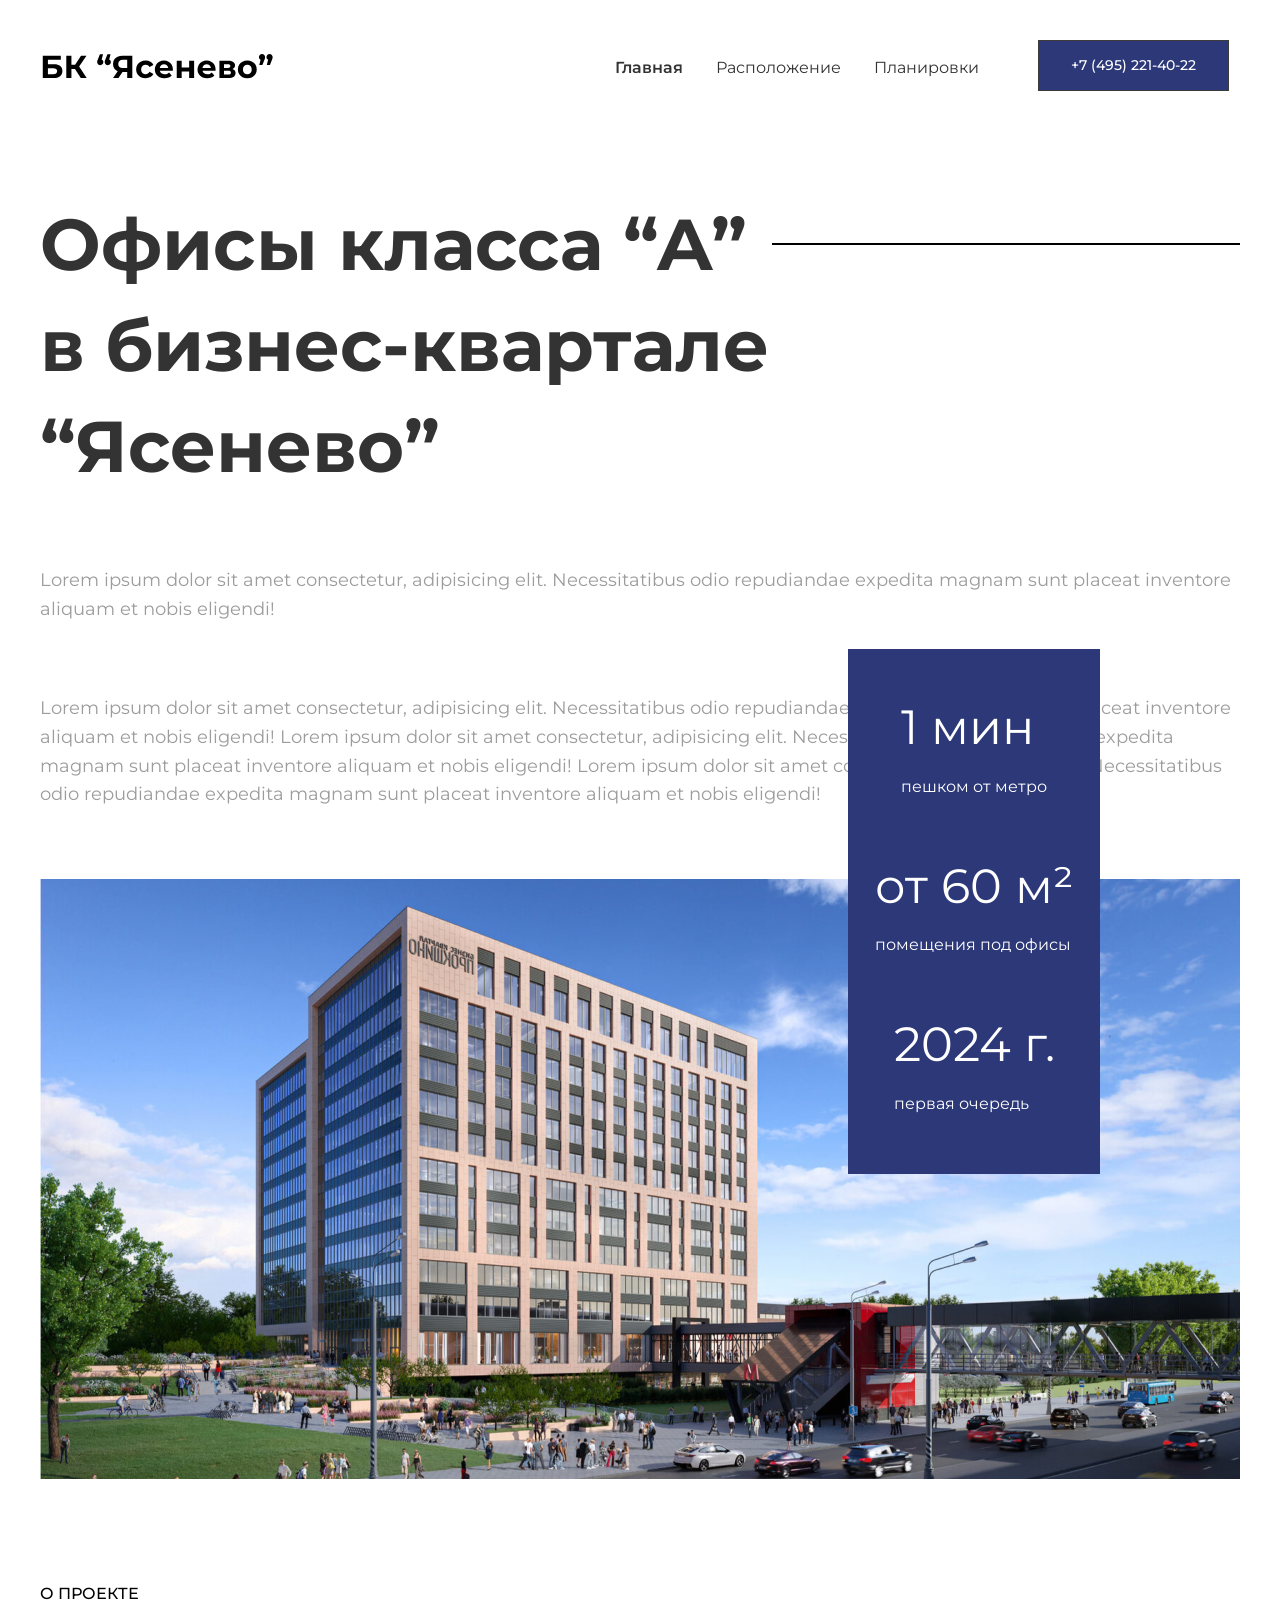
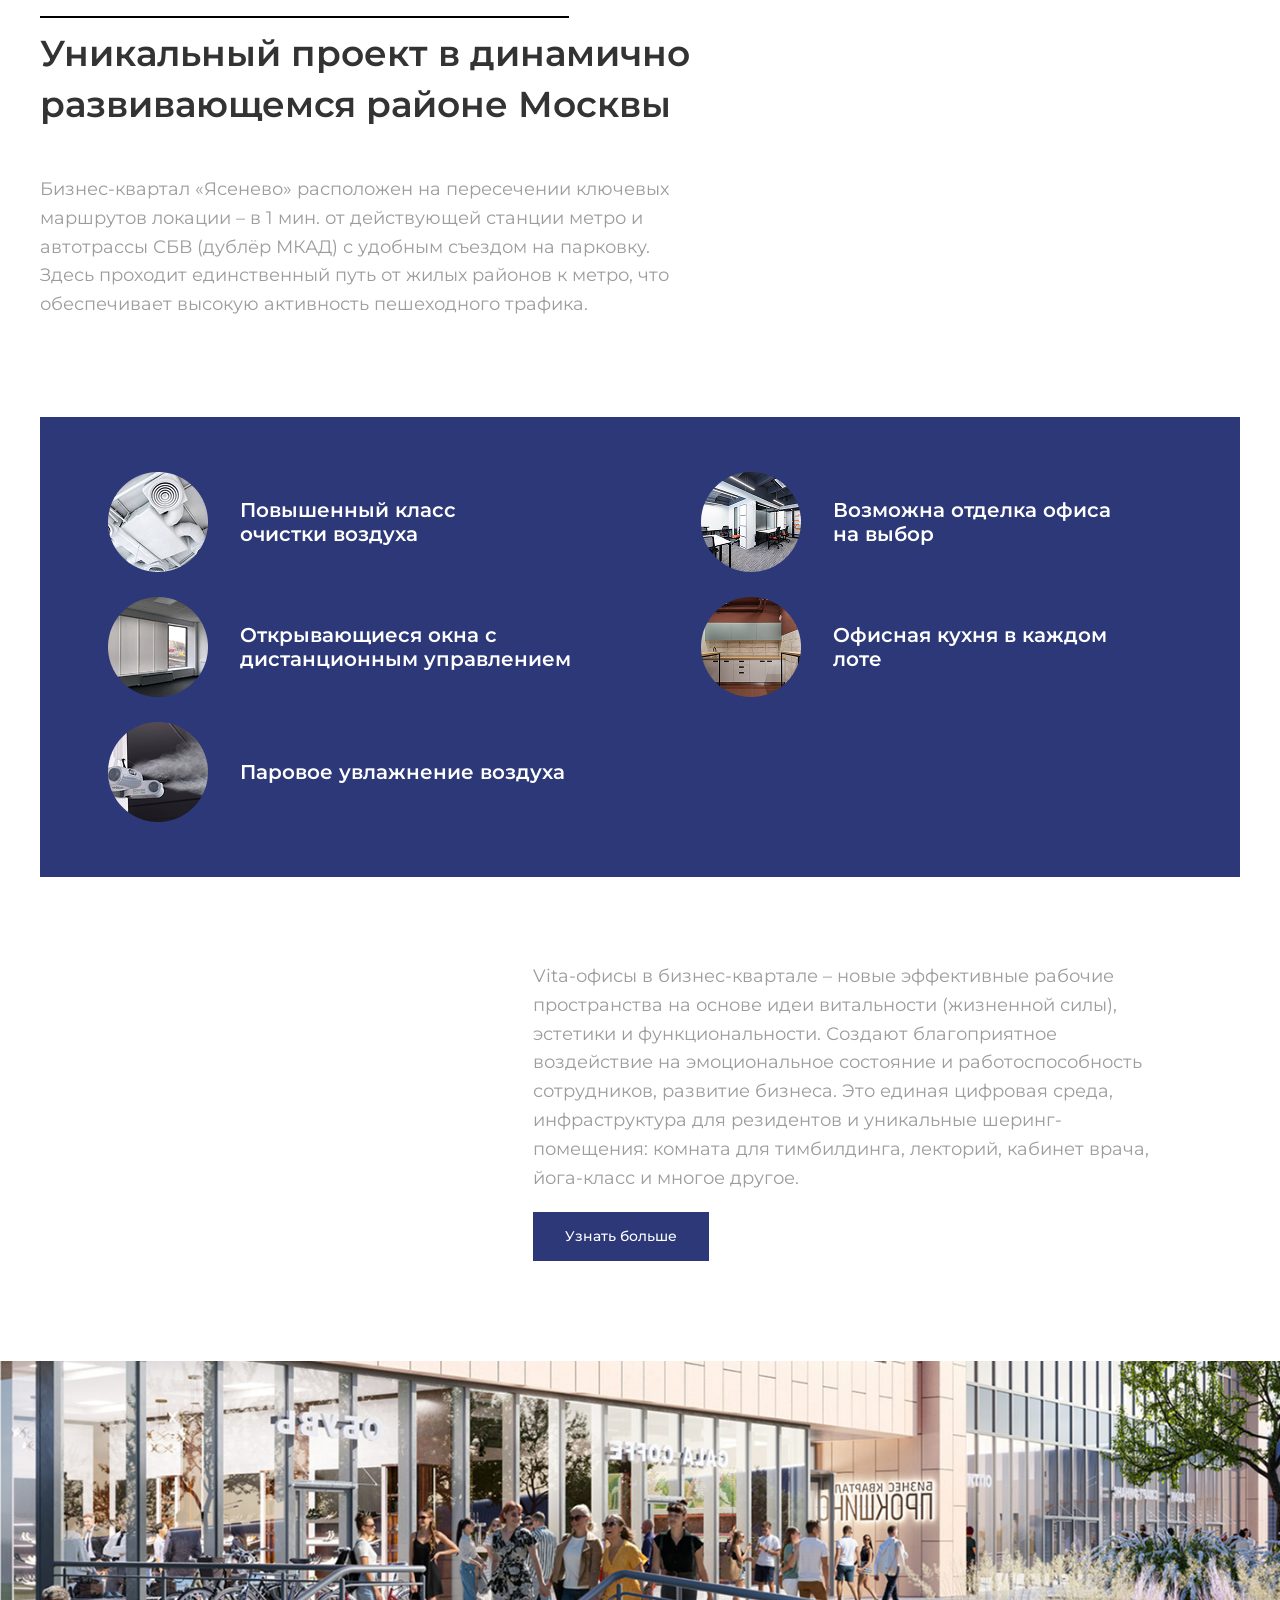
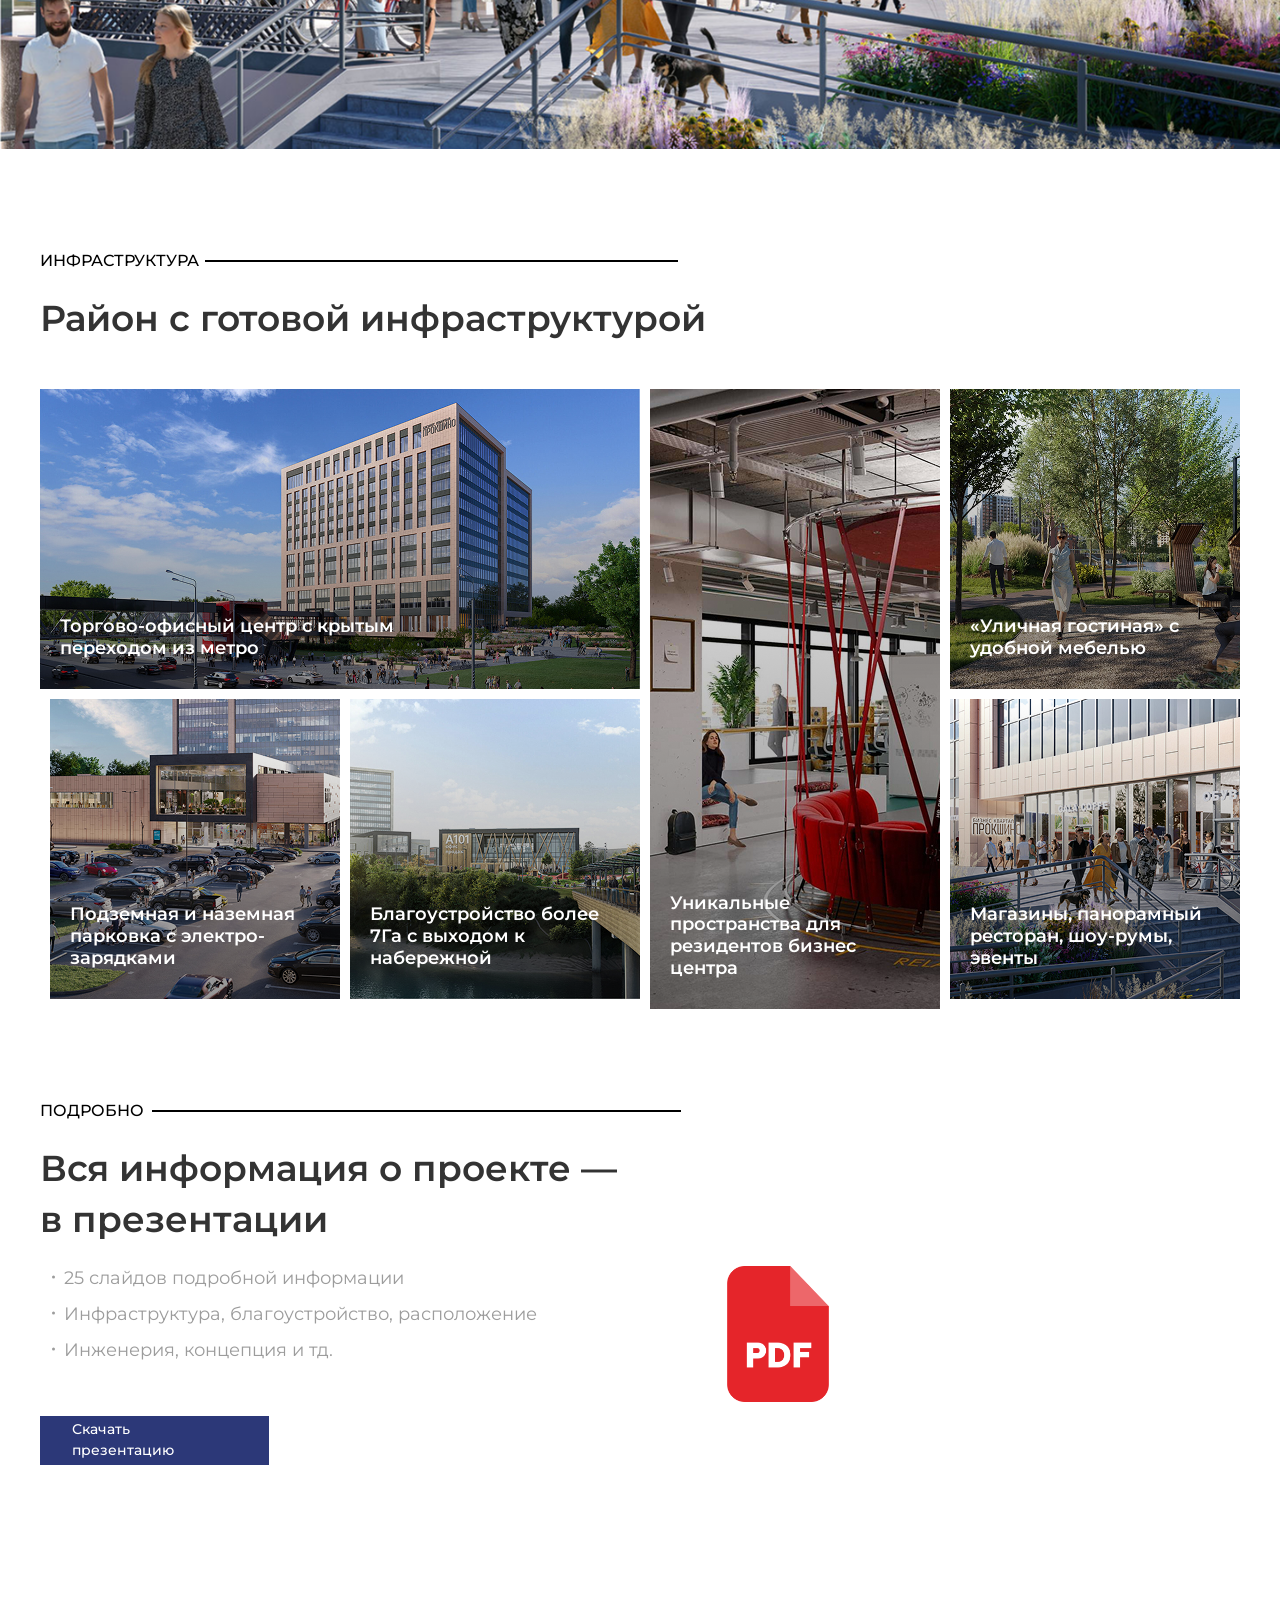
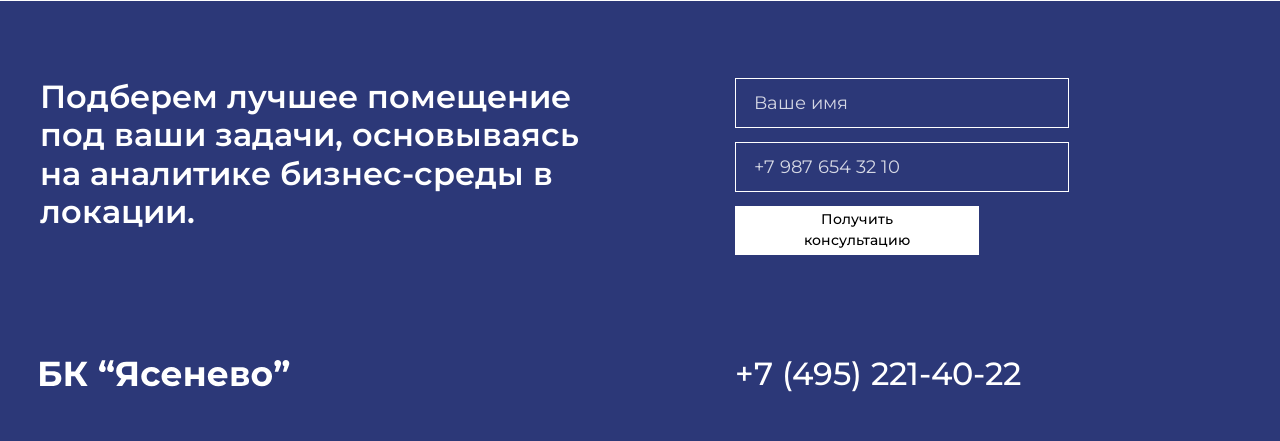
<file: index.html>
<!doctype html>
<html lang="ru">
  <head>
    <meta charset="UTF-8" />
    <meta name="viewport" content="width=device-width, initial-scale=1.0" />

    <link rel="stylesheet" href="css/style.min.css" />
    <title>БК "Ясенево"</title>
  </head>
  <body class="page-home">
    <header class="header">
      <div class="container header__container">
        <a href="index.html" class="header__logo-link">
          <img
            src="./assets/images/index-images/svg/header-logo.svg"
            alt="БК 'Ясенево'"
            class="header__logo-img"
          />
        </a>

        <a
          href="tel:+74952214022"
          class="header__logo-phone-link"
          aria-label="Позвонить по номеру +7 495 221-40-22"
        >
          <img
            src="./assets/images/index-images/svg/phone-logo.svg"
            alt="БК 'Ясенево'"
            class="header__logo-phone-img"
          />
        </a>

        <nav class="menu" aria-label="Главная навигация">
          <ul class="menu__list menu__list--disabled">
            <li class="menu__item menu__item--home">
              <a href="index.html" class="menu__link menu__link--active"
                >Главная</a
              >
            </li>
            <li class="menu__item">
              <a href="location.html" class="menu__link">Расположение</a>
            </li>
            <li class="menu__item">
              <a href="plans.html" class="menu__link">Планировки</a>
            </li>
          </ul>
        </nav>

        <a
          href="tel:+74952214022"
          class="header__phone header__phone--disabled"
          aria-label="Позвонить по номеру +7 495 221-40-22"
          >+7 (495) 221-40-22</a
        >
      </div>
    </header>

    <main class="main">
      <section class="hero" id="hero">
        <div class="container hero__container">
          <h1 class="hero__title">
            <span class="hero__title-text">Офисы класса “А”</span
            ><span class="hero__title-text hero__title-text--secondary"
              >в бизнес-квартале <br />“Ясенево”</span
            >
          </h1>

          <p class="hero__text-git">
            Lorem ipsum dolor sit amet consectetur, adipisicing elit.
            Necessitatibus odio repudiandae expedita magnam sunt placeat
            inventore aliquam et nobis eligendi!
          </p>

          <p class="hero__text-git-feature">
            Lorem ipsum dolor sit amet consectetur, adipisicing elit.
            Necessitatibus odio repudiandae expedita magnam sunt placeat
            inventore aliquam et nobis eligendi! Lorem ipsum dolor sit amet
            consectetur, adipisicing elit. Necessitatibus odio repudiandae
            expedita magnam sunt placeat inventore aliquam et nobis eligendi!
            Lorem ipsum dolor sit amet consectetur, adipisicing elit.
            Necessitatibus odio repudiandae expedita magnam sunt placeat
            inventore aliquam et nobis eligendi!
          </p>

          <div class="hero__media">
            <div class="hero__image-wrapper">
              <img
                src="./assets/images/index-images/hero-image.png"
                alt="Бизнес-центр Ясенево"
                class="hero__image"
              />

              <img
                src="./assets/images/index-images/hero-mobile-image.png"
                alt="Бизнес-центр Ясенево"
                class="hero__image-mobile-main"
              />
            </div>

            <div class="hero__buttons-wrapper">
              <a href="location.html" class="hero__button-location"
                ><span class="hero__button-location--custom-text"
                  >Расположение</span
                ></a
              >
              <a href="plans.html" class="hero__button-plans">Планировки</a>
            </div>

            <aside
              class="hero__stats"
              aria-label="Краткая информация о проекте"
            >
              <div class="hero__stats-wrapper">
                <ul class="hero__stats-list">
                  <li class="hero__stats-item">
                    <span class="hero__stats-value">1 мин</span>
                    <span class="hero__stats-text">пешком от метро</span>
                  </li>
                  <li class="hero__stats-item">
                    <span class="hero__stats-value hero__stats-value--custom"
                      >от 60 м²</span
                    >
                    <span
                      class="hero__stats-text hero__stats-text--home-feature"
                      >помещения под офисы</span
                    >
                  </li>
                  <li class="hero__stats-item">
                    <span class="hero__stats-value">2024 г.</span>
                    <span class="hero__stats-text">первая очередь</span>
                  </li>
                </ul>
              </div>
            </aside>
          </div>
        </div>
      </section>

      <section class="about">
        <div class="container about__container">
          <div class="about__intro">
            <div class="about__label">
              <span class="about__label-text">О проекте</span>
            </div>

            <h2 class="about__title">
              Уникальный проект в динамично развивающемся районе Москвы
            </h2>

            <p class="about__text">
              Бизнес-квартал «Ясенево» расположен на пересечении ключевых
              маршрутов локации – в 1 мин. от действующей станции метро и
              автотрассы СБВ (дублёр МКАД) с удобным съездом на парковку. Здесь
              проходит единственный путь от жилых районов к метро, что
              обеспечивает высокую активность пешеходного трафика.
            </p>
          </div>

          <div class="about__details">
            <ul class="about__details-list">
              <li class="about__details-item about__details-item--cleaning">
                <img
                  src="./assets/images/index-images/inf-icons/inf-icon-cleaning.png"
                  alt=""
                  class="about__details-icon"
                /><span class="about__details-text about__details-text--custom"
                  >Повышенный класс очистки воздуха</span
                >
              </li>
              <li class="about__details-item about__details-item--office">
                <img
                  src="./assets/images/index-images/inf-icons/inf-icon-office.png"
                  alt=""
                  class="about__details-icon"
                /><span class="about__details-text about__details-text--custom"
                  >Возможна отделка офиса на выбор</span
                >
              </li>
              <li class="about__details-item about__details-item--windows">
                <img
                  src="./assets/images/index-images/inf-icons/inf-icon-windows.png"
                  alt=""
                  class="about__details-icon"
                /><span class="about__details-text"
                  >Открывающиеся окна с дистанционным управлением</span
                >
              </li>
              <li class="about__details-item about__details-item--kitchen">
                <img
                  src="./assets/images/index-images/inf-icons/inf-icon-kitchen.png"
                  alt=""
                  class="about__details-icon"
                /><span class="about__details-text about__details-text--custom"
                  >Офисная кухня в каждом лоте</span
                >
              </li>
              <li
                class="about__details-item about__details-item--humidification"
              >
                <img
                  src="./assets/images/index-images/inf-icons/inf-icon-humidification.png"
                  alt=""
                  class="about__details-icon"
                /><span class="about__details-text"
                  >Паровое увлажнение воздуха</span
                >
              </li>
            </ul>
          </div>

          <div class="about__info">
            <p class="about__info-text">
              Vita-офисы в бизнес-квартале – новые эффективные рабочие
              пространства на основе идеи витальности (жизненной силы), эстетики
              и функциональности. Создают благоприятное воздействие на
              эмоциональное состояние и работоспособность сотрудников, развитие
              бизнеса. Это единая цифровая среда, инфраструктура для резидентов
              и уникальные шеринг-помещения: комната для тимбилдинга, лекторий,
              кабинет врача, йога-класс и многое другое.
            </p>

            <a href="#details" class="about__info-button">Узнать больше</a>
          </div>
        </div>

        <div class="about__image-wrapper">
          <img
            src="./assets/images/index-images/location-entrance-image.png"
            alt="Входная зона бизнес-квартала Ясенево"
            class="about__image"
          />

          <img
            src="./assets/images/index-images/about-image-home.png"
            alt="Входная зона бизнес-квартала Ясенево"
            class="about__image-home"
          />

          <img
            src="./assets/images/index-images/about-image-mobile.png"
            alt="Входная зона бизнес-квартала Ясенево"
            class="about__image-home-mobile"
          />
        </div>
      </section>

      <section class="infra">
        <div class="container infra__container">
          <div class="infra__label">
            <span class="infra__label-text">Инфраструктура</span>
          </div>

          <h2 class="infra__title">Район с готовой инфраструктурой</h2>

          <div class="infra__grid">
            <article class="infra__card infra__card--center">
              <img
                src="./assets/images/index-images/infra-images/infra-center.png"
                alt=""
                class="infra__card-image"
              />

              <h3 class="infra__card-title infra__card-title--center">
                Торгово-офисный центр с крытым переходом из метро
              </h3>
            </article>

            <article class="infra__card infra__card--parking">
              <img
                src="./assets/images/index-images/infra-images/infra-parking.png"
                alt=""
                class="infra__card-image"
              />

              <h3 class="infra__card-title infra__card-title--parking">
                Подземная и наземная парковка с электро-зарядками
              </h3>
            </article>

            <article class="infra__card infra__card--landscape">
              <img
                src="./assets/images/index-images/infra-images/infra-landscape.png"
                alt=""
                class="infra__card-image"
              />

              <h3 class="infra__card-title infra__card-title--landscape">
                Благоустройство более 7Га с выходом к набережной
              </h3>
            </article>

            <article class="infra__card infra__card--residents">
              <img
                src="./assets/images/index-images/infra-images/infra-residents.png"
                alt=""
                class="infra__card-image infra__card-image--feature"
              />

              <h3 class="infra__card-title infra__card-title--residents">
                Уникальные пространства для резидентов бизнес центра
              </h3>
            </article>

            <article class="infra__card infra__card--lounge">
              <img
                src="./assets/images/index-images/infra-images/infra-lounge.png"
                alt=""
                class="infra__card-image"
              />

              <h3 class="infra__card-title infra__card-title--lounge">
                «Уличная гостиная» с удобной мебелью
              </h3>
            </article>

            <article class="infra__card infra__card--shops">
              <img
                src="./assets/images/index-images/infra-images/infra-shops.png"
                alt=""
                class="infra__card-image"
              />

              <h3 class="infra__card-title infra__card-title--shops">
                Магазины, панорамный ресторан, шоу-румы, эвенты
              </h3>
            </article>
          </div>
        </div>
      </section>

      <section class="details">
        <div class="container details__container">
          <div class="details__label">
            <span class="details__label-text">Подробно</span>
          </div>

          <div class="details__content">
            <div class="details__info">
              <h2 class="details__title">
                Вся информация о проекте — в презентации
              </h2>

              <ul class="details__list">
                <li class="details__item">25 слайдов подробной информации</li>
                <li class="details__item">
                  Инфраструктура, благоустройство, расположение
                </li>
                <li class="details__item">Инженерия, концепция и тд.</li>
              </ul>

              <a href="#" class="details__button">Скачать презентацию</a>
            </div>

            <div class="details__file">
              <img
                src="./assets/images/index-images/svg/pdf-icon.svg"
                alt=""
                class="details__file-icon"
              />

              <img
                src="./assets/images/index-images/svg/mobile-details-icon.svg"
                alt=""
                class="details__file-icon-mobile"
              />
            </div>
          </div>
        </div>
      </section>
    </main>

    <footer class="footer">
      <div class="container footer__container">
        <div class="footer__top">
          <h2 class="footer__title">
            Подберем лучшее помещение <br />
            под ваши задачи, основываясь <br />
            на аналитике бизнес-среды в <br />
            локации.
          </h2>

          <form class="footer__form" action="#" method="post">
            <label class="footer__field">
              <span class="footer__field-text">Ваше имя</span>
              <input
                class="footer__input"
                type="text"
                name="name"
                placeholder="Ваше имя"
              />
            </label>

            <label class="footer__field">
              <span class="footer__field-text">Ваш телефон</span>
              <input
                class="footer__input"
                type="tel"
                name="phone"
                placeholder="+7 987 654 32 10"
              />
            </label>

            <button class="footer__button" type="submit">
              Получить консультацию
            </button>
          </form>
        </div>

        <div class="footer__bottom">
          <a href="#hero" class="footer__logo-link"
            ><img
              src="./assets/images/index-images/svg/footer-logo.svg"
              alt="БК 'Ясенево'"
              class="footer__logo-image"
          /></a>

          <address class="footer__contacts">
            <a class="footer__phone" href="tel:+74952214022">
              +7 (495) 221-40-22
            </a>
          </address>
        </div>
      </div>
    </footer>
  </body>
</html>
</file>
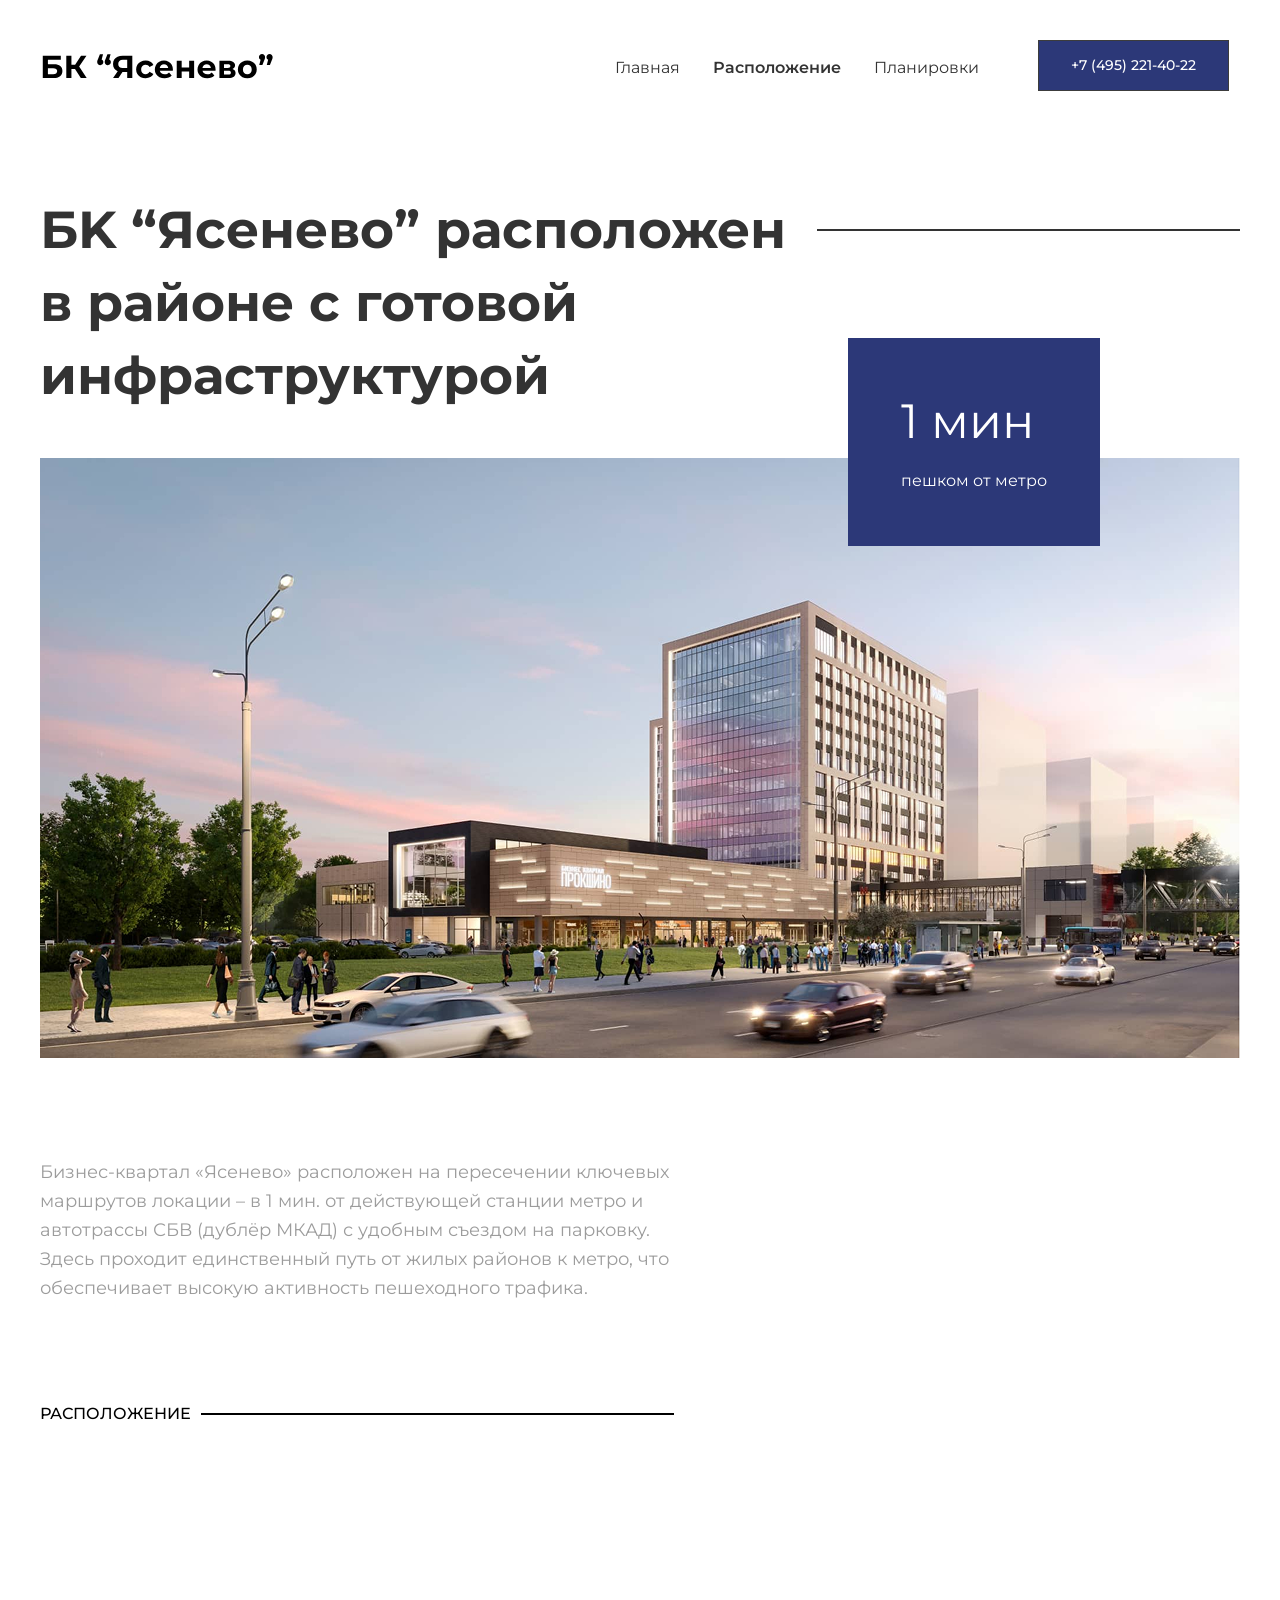
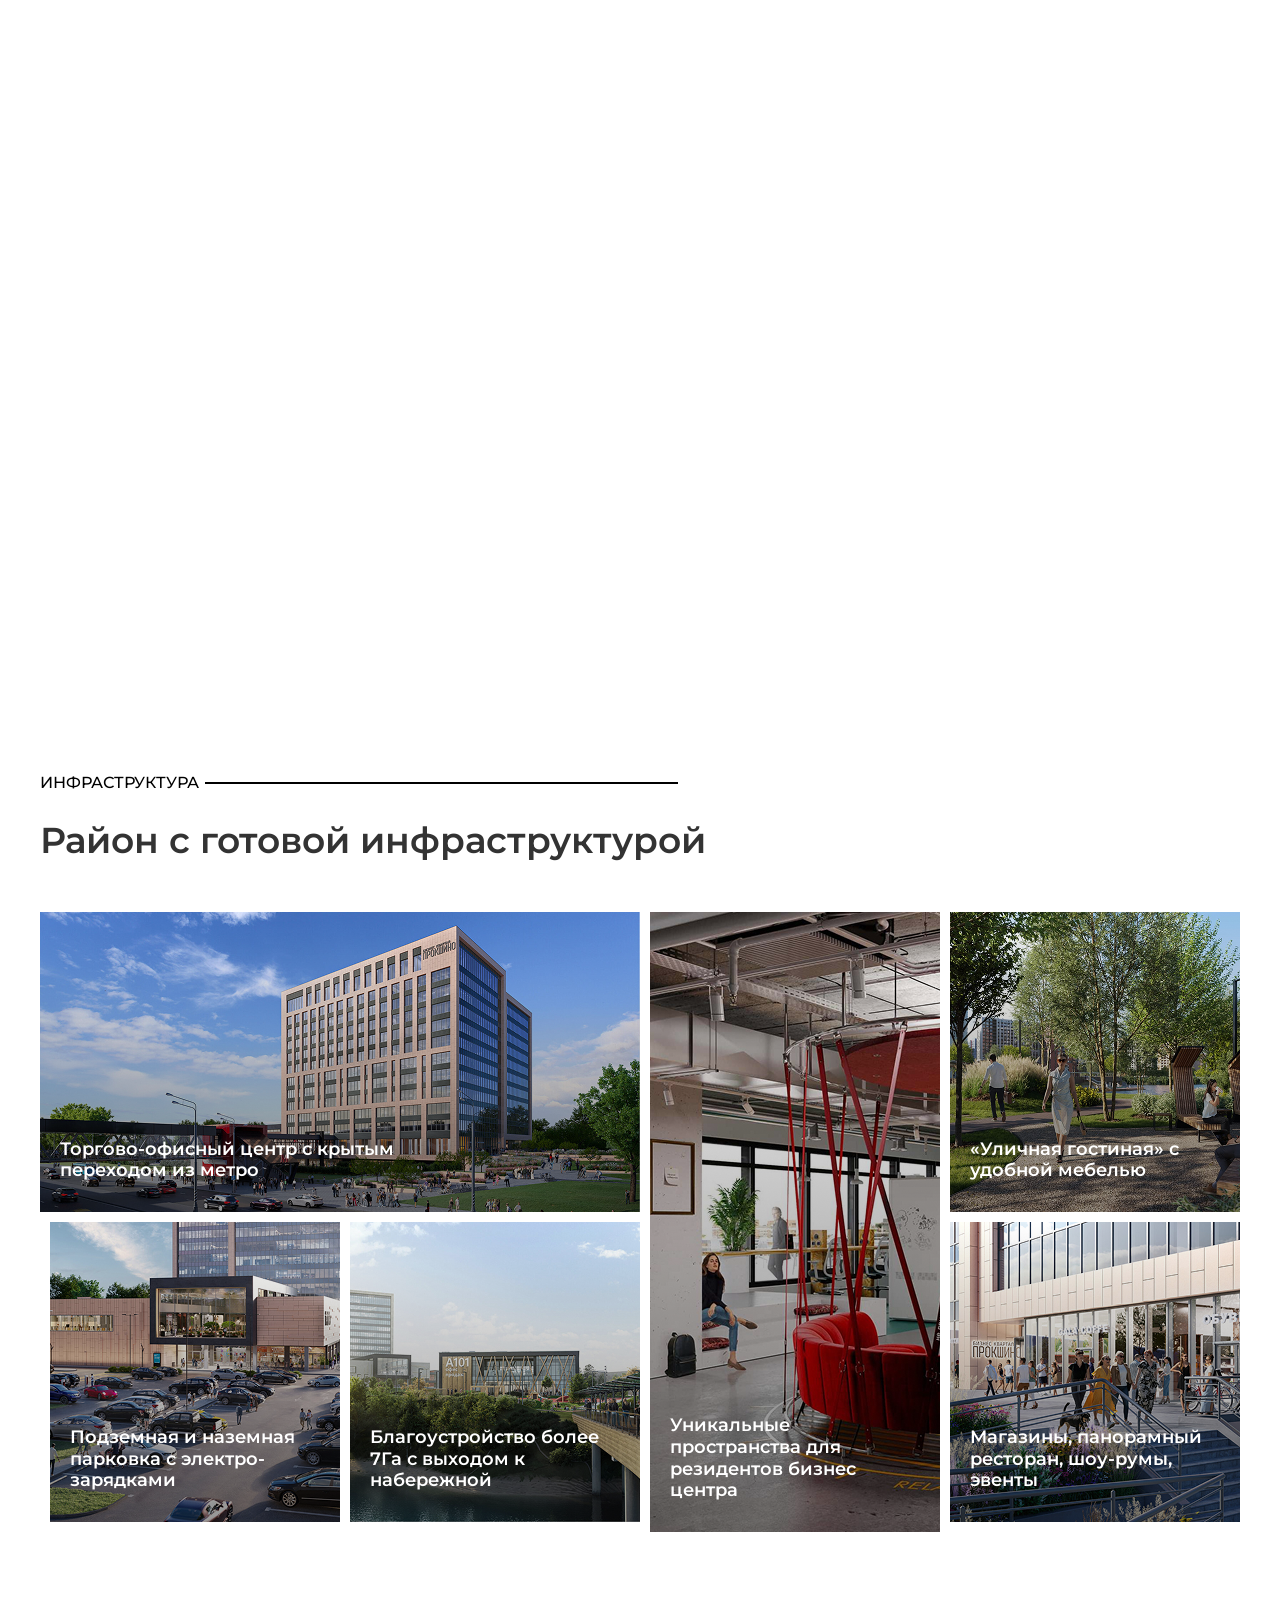
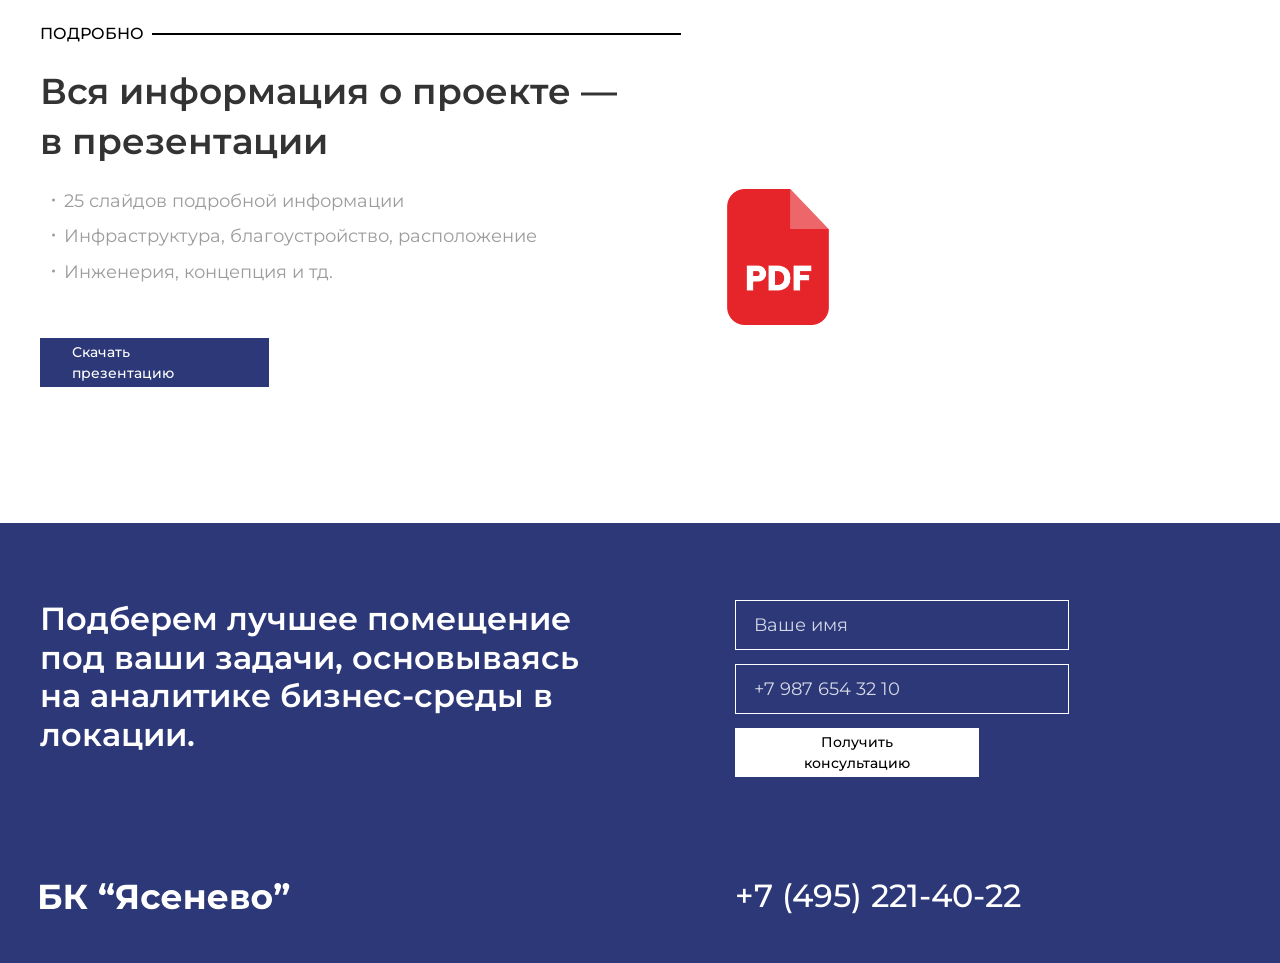
<file: location.html>
<!doctype html>
<html lang="ru">
  <head>
    <meta charset="UTF-8" />
    <meta name="viewport" content="width=device-width, initial-scale=1.0" />

    <link rel="stylesheet" href="css/style.min.css" />
    <title>БК "Ясенево"</title>
  </head>
  <body class="page-location">
    <header class="header">
      <div class="container header__container">
        <a href="index.html" class="header__logo-link">
          <img
            src="./assets/images/index-images/svg/header-logo.svg"
            alt="БК 'Ясенево'"
            class="header__logo-img"
          />
        </a>

        <a href="tel:+74952214022" class="header__logo-phone-link"></a>
          <img
            src="./assets/images/index-images/svg/phone-logo.svg"
            alt="БК 'Ясенево'"
            aria-label="Позвонить по номеру +7 495 221-40-22"
            class="header__logo-phone-img"
          />
        </a>

        <nav class="menu" aria-label="Главная навигация">
          <ul class="menu__list menu__list--location">
            <li class="menu__item">
              <a href="index.html" class="menu__link">Главная</a>
            </li>
            <li class="menu__item menu__item--location">
              <a href="location.html" class="menu__link menu__link--active"
                >Расположение</a
              >
            </li>
            <li class="menu__item">
              <a href="plans.html" class="menu__link">Планировки</a>
            </li>
          </ul>
        </nav>

        <a
          href="tel:+74952214022"
          class="header__phone header__phone--location"
          aria-label="Позвонить по номеру +7 495 221-40-22"
          >+7 (495) 221-40-22</a
        >
      </div>
    </header>

    <main class="main">
      <section class="hero hero__location" id="hero">
        <div class="container hero__container-location">
          <h1 class="hero__title-location">
            <span
              class="hero__title-text-location hero__title-text-location--line"
              >БK “Ясенево” расположен </span
            ><span
              class="hero__title-text-location hero__title-text-location--secondary"
              >в районе с готовой <br />инфраструктурой</span
            >
          </h1>

          <div class="hero__media hero__media--location">
            <div class="hero__image-wrapper">
              <img
                src="./assets/images/location-images/hero-location-image.png"
                alt="Бизнес-квартал Ясенево"
                class="hero__image hero__image--location"
              />

              <img
                src="./assets/images/location-images/hero-mobile-location.png"
                alt="Бизнес-центр Ясенево"
                class="hero__image-mobile-location"
              />
            </div>

            <aside
              class="hero__stats hero__stats--location"
              aria-label="Краткая информация о проекте"
            >
              <div class="hero__stats-wrapper hero__stats-wrapper--location">
                <ul class="hero__stats-list">
                  <li class="hero__stats-item">
                    <span class="hero__stats-value">1 мин</span>
                    <span class="hero__stats-text">пешком от метро</span>
                  </li>
                </ul>
              </div>
            </aside>
          </div>

          <div class="hero__text-wrapper hero__text-wrapper--location">
            <p class="hero__text hero__text--location">
              Бизнес-квартал «Ясенево» расположен на пересечении ключевых
              маршрутов локации – в 1 мин. от действующей станции метро и
              автотрассы СБВ (дублёр МКАД) с удобным съездом на парковку. Здесь
              проходит единственный путь от жилых районов к метро, что
              обеспечивает высокую активность пешеходного трафика.
            </p>
          </div>
        </div>
      </section>

      <section class="location" id="location">
        <div class="container location__container">
          <div class="location__label">
            <span class="location__label-text">Расположение</span>
          </div>
        </div>

        <div class="location__map-wrapper">
          <iframe
            class="location__map"
            src="https://yandex.ru/map-widget/v1/?ll=37.432964%2C55.586408&z=14&pt=37.432964,55.586408,pm2rdm"
            title="Карта расположения бизнес-квартала Ясенево"
            loading="lazy"
          ></iframe>
        </div>
      </section>

      <section class="infra">
        <div class="container infra__container">
          <div class="infra__label">
            <span class="infra__label-text">Инфраструктура</span>
          </div>

          <h2 class="infra__title">Район с готовой инфраструктурой</h2>

          <div class="infra__grid">
            <article class="infra__card infra__card--center">
              <img
                src="./assets/images/index-images/infra-images/infra-center.png"
                alt=""
                class="infra__card-image"
              />

              <h3 class="infra__card-title infra__card-title--center">
                Торгово-офисный центр с крытым переходом из метро
              </h3>
            </article>

            <article class="infra__card infra__card--parking">
              <img
                src="./assets/images/index-images/infra-images/infra-parking.png"
                alt=""
                class="infra__card-image"
              />

              <h3 class="infra__card-title infra__card-title--parking">
                Подземная и наземная парковка с электро-зарядками
              </h3>
            </article>

            <article class="infra__card infra__card--landscape">
              <img
                src="./assets/images/index-images/infra-images/infra-landscape.png"
                alt=""
                class="infra__card-image"
              />

              <h3 class="infra__card-title infra__card-title--landscape">
                Благоустройство более 7Га с выходом к набережной
              </h3>
            </article>

            <article class="infra__card infra__card--residents">
              <img
                src="./assets/images/index-images/infra-images/infra-residents.png"
                alt=""
                class="infra__card-image infra__card-image--feature"
              />

              <h3 class="infra__card-title infra__card-title--residents">
                Уникальные пространства для резидентов бизнес центра
              </h3>
            </article>

            <article class="infra__card infra__card--lounge">
              <img
                src="./assets/images/index-images/infra-images/infra-lounge.png"
                alt=""
                class="infra__card-image"
              />

              <h3 class="infra__card-title infra__card-title--lounge">
                «Уличная гостиная» с удобной мебелью
              </h3>
            </article>

            <article class="infra__card infra__card--shops">
              <img
                src="./assets/images/index-images/infra-images/infra-shops.png"
                alt=""
                class="infra__card-image"
              />

              <h3 class="infra__card-title infra__card-title--shops">
                Магазины, панорамный ресторан, шоу-румы, эвенты
              </h3>
            </article>
          </div>
        </div>
      </section>

      <section class="details">
        <div class="container details__container">
          <div class="details__label">
            <span class="details__label-text">Подробно</span>
          </div>

          <div class="details__content">
            <div class="details__info">
              <h2 class="details__title">
                Вся информация о проекте — в презентации
              </h2>

              <ul class="details__list">
                <li class="details__item">25 слайдов подробной информации</li>
                <li class="details__item">
                  Инфраструктура, благоустройство, расположение
                </li>
                <li class="details__item">Инженерия, концепция и тд.</li>
              </ul>

              <a href="#" class="details__button">Скачать презентацию</a>
            </div>

            <div class="details__file">
              <img
                src="./assets/images/index-images/svg/pdf-icon.svg"
                alt=""
                class="details__file-icon"
              />
              <img
                src="./assets/images/index-images/svg/mobile-details-icon.svg"
                alt=""
                class="details__file-icon-mobile"
              />
            </div>
          </div>
        </div>
      </section>
    </main>

    <footer class="footer">
      <div class="container footer__container">
        <div class="footer__top">
          <h2 class="footer__title">
            Подберем лучшее помещение <br />
            под ваши задачи, основываясь <br />
            на аналитике бизнес-среды в <br />
            локации.
          </h2>

          <form class="footer__form" action="#" method="post">
            <label class="footer__field">
              <span class="footer__field-text">Ваше имя</span>
              <input
                class="footer__input"
                type="text"
                name="name"
                placeholder="Ваше имя"
              />
            </label>

            <label class="footer__field">
              <span class="footer__field-text">Ваш телефон</span>
              <input
                class="footer__input"
                type="tel"
                name="phone"
                placeholder="+7 987 654 32 10"
              />
            </label>

            <button class="footer__button" type="submit">
              Получить консультацию
            </button>
          </form>
        </div>

        <div class="footer__bottom">
          <a href="#hero" class="footer__logo-link"
            ><img
              src="./assets/images/index-images/svg/footer-logo.svg"
              alt="БК 'Ясенево'"
              class="footer__logo-image"
          /></a>

          <address class="footer__contacts">
            <a class="footer__phone" href="tel:+74952214022">
              +7 (495) 221-40-22
            </a>
          </address>
        </div>
      </div>
    </footer>
  </body>
</html>
</file>
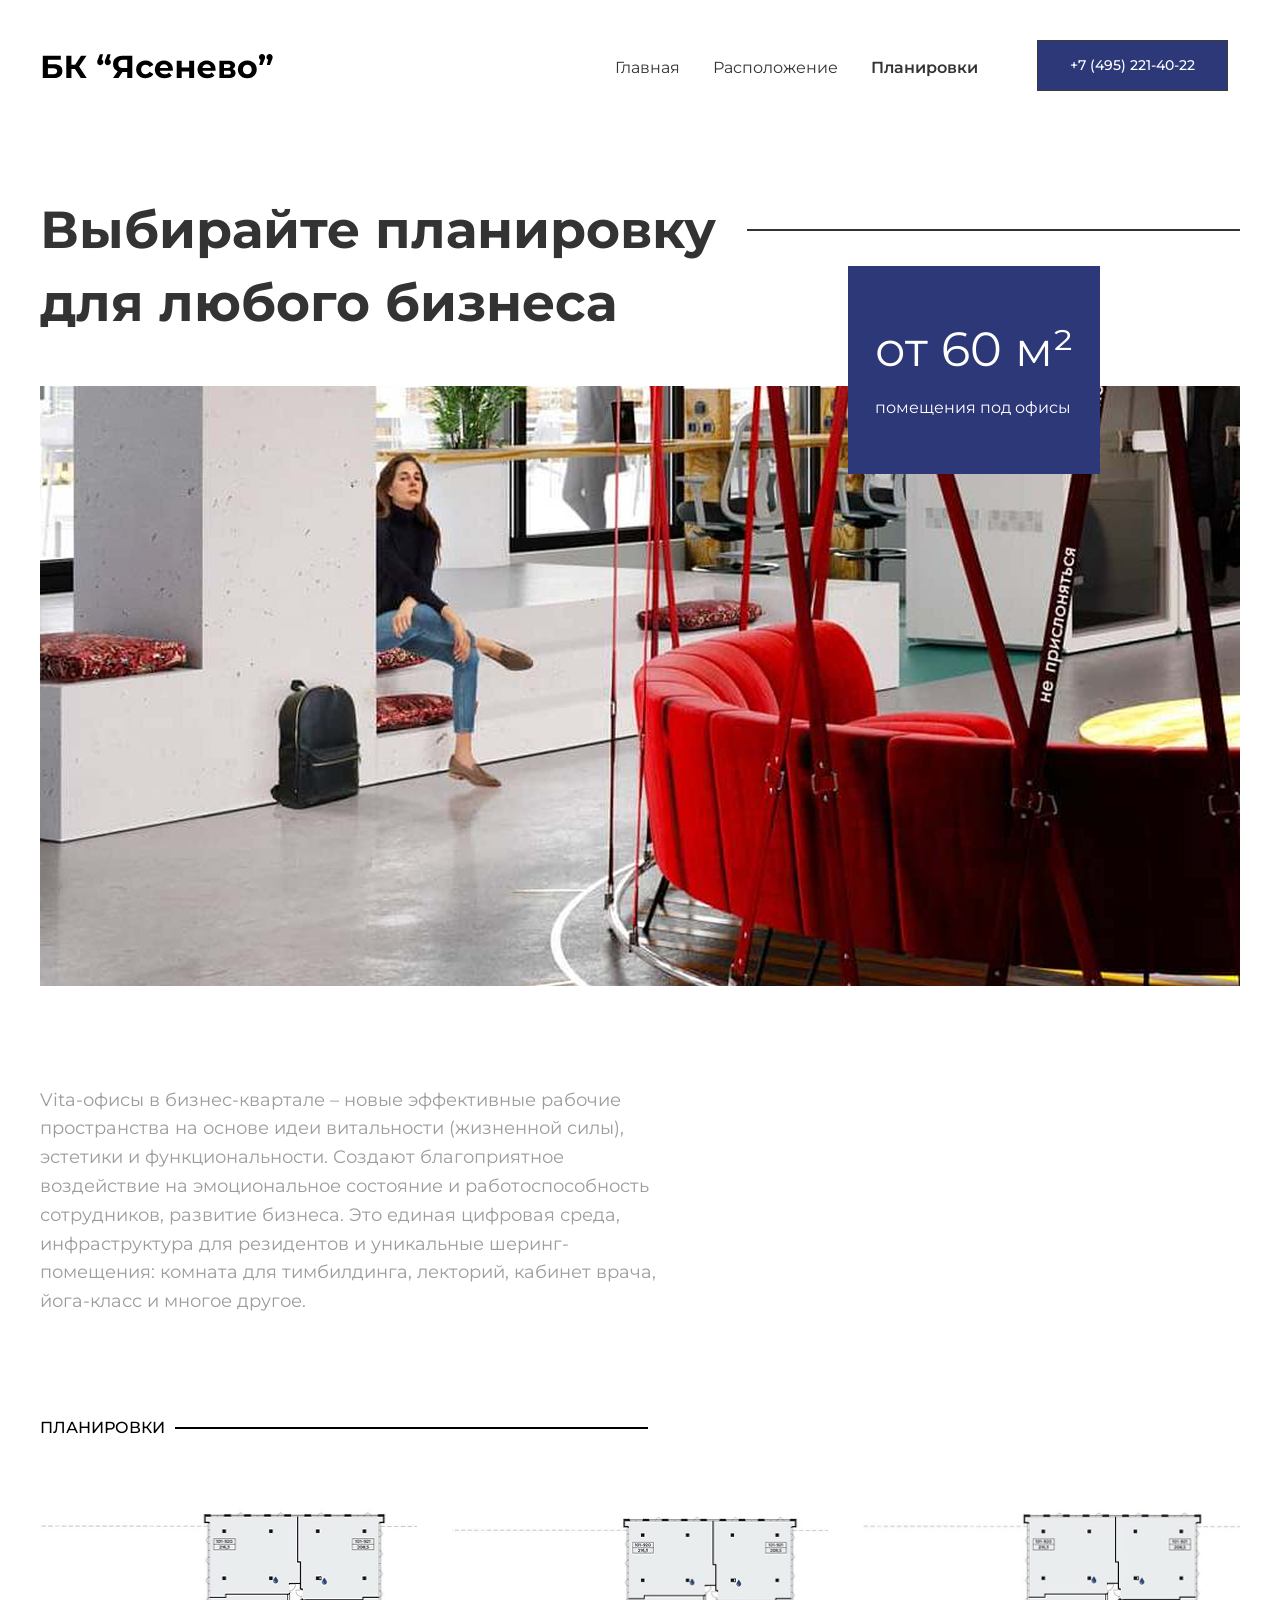
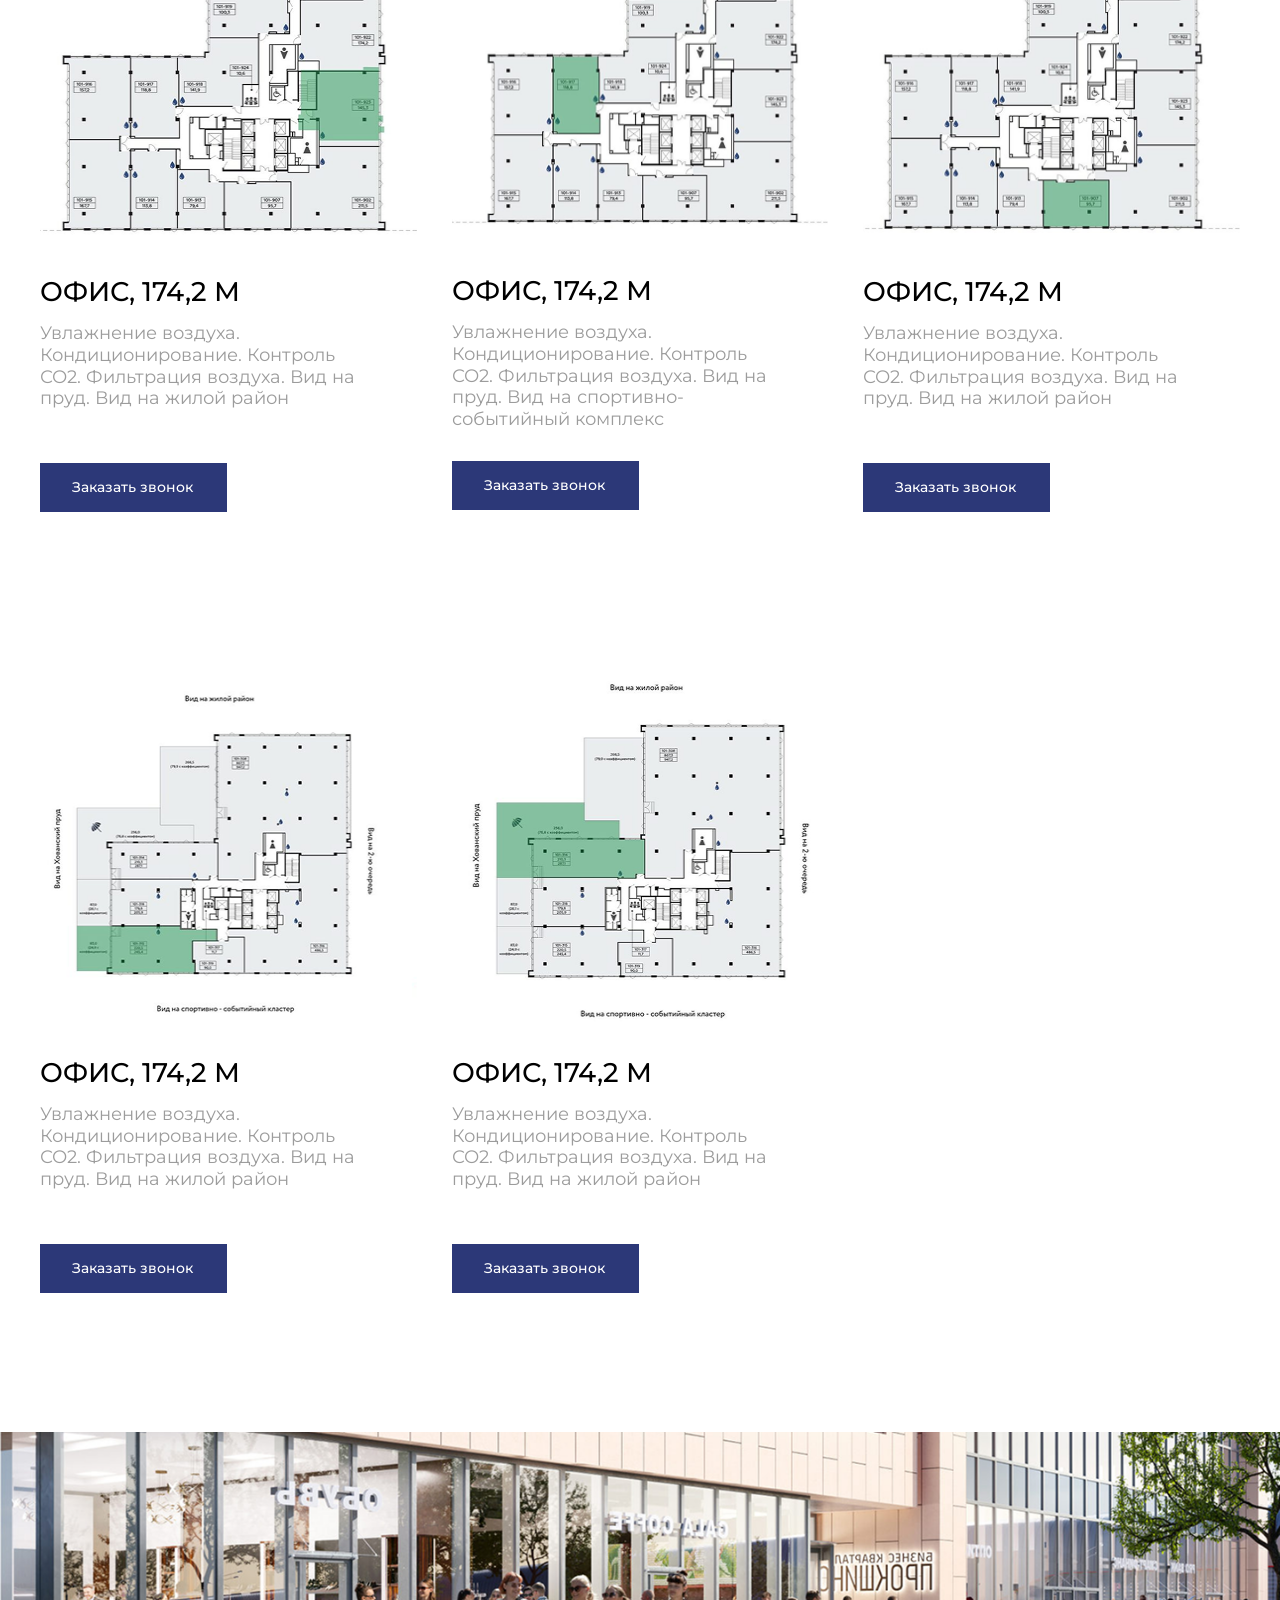
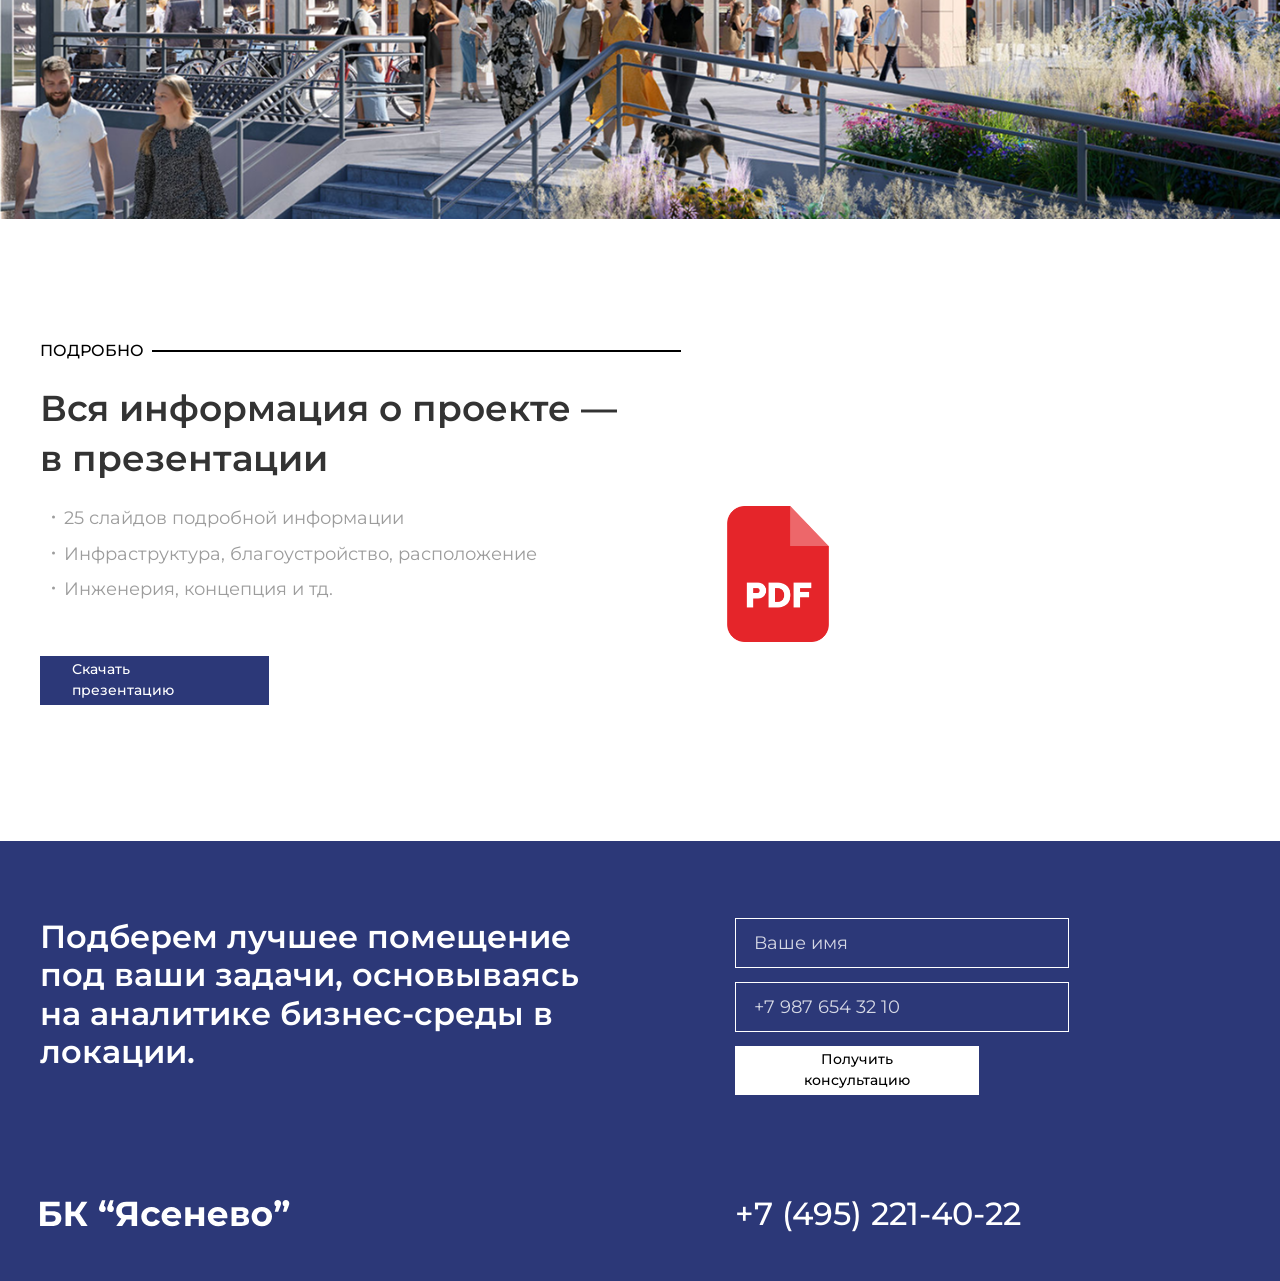
<file: plans.html>
<!doctype html>
<html lang="ru">
  <head>
    <meta charset="UTF-8" />
    <meta name="viewport" content="width=device-width, initial-scale=1.0" />

    <link rel="stylesheet" href="css/style.min.css" />
    <title>БК "Ясенево"</title>
  </head>
  <body class="page-plans">
    <header class="header">
      <div class="container header__container">
        <a href="index.html" class="header__logo-link">
          <img
            src="./assets/images/index-images/svg/header-logo.svg"
            alt="БК 'Ясенево'"
            class="header__logo-img"
          />
        </a>

        <a href="tel:+74952214022" class="header__logo-phone-link"></a>
          <img
            src="./assets/images/index-images/svg/phone-logo.svg"
            alt="БК 'Ясенево'"
            aria-label="Позвонить по номеру +7 495 221-40-22"
            class="header__logo-phone-img"
          />
        </a>

        <nav class="menu" aria-label="Главная навигация">
          <ul class="menu__list menu__list--plans">
            <li class="menu__item">
              <a href="index.html" class="menu__link">Главная</a>
            </li>
            <li class="menu__item">
              <a href="location.html" class="menu__link">Расположение</a>
            </li>
            <li class="menu__item menu__item--plans">
              <a href="plans.html" class="menu__link menu__link--active"
                >Планировки</a
              >
            </li>
          </ul>
        </nav>

        <a
          href="tel:+74952214022"
          class="header__phone header__phone--plans"
          aria-label="Позвонить по номеру +7 495 221-40-22"
          >+7 (495) 221-40-22</a
        >
      </div>
    </header>

    <main class="main">
      <section class="hero hero__plans" id="hero">
        <div class="container hero__container-plans">
          <h1 class="hero__title-location">
            <span
              class="hero__title-text-location hero__title-text-location--line"
              >Выбирайте планировку </span
            ><span
              class="hero__title-text-location hero__title-text-location--secondary"
              >для любого бизнеса</span
            >
          </h1>

          <div class="hero__media">
            <div class="hero__image-wrapper">
              <img
                src="./assets/images/plans-images/hero-plans-image.png"
                alt="Бизнес-квартал Ясенево"
                class="hero__image hero__image--plans"
              />

              <img
                src="./assets/images/plans-images/hero-mobile-plans.png"
                alt="Бизнес-центр Ясенево"
                class="hero__image-mobile-plans"
              />
            </div>

            <aside
              class="hero__stats hero__stats--plans"
              aria-label="Краткая информация о проекте"
            >
              <div class="hero__stats-wrapper hero__stats-wrapper--plans">
                <ul class="hero__stats-list hero__stats-list--feature">
                  <li class="hero__stats-item hero__stats-item--feature hero__stats-item--custom">
                    <span class="hero__stats-value">от 60 м²</span>
                    <span class="hero__stats-text hero__stats-text--feature hero__stats-text--custom"
                      >помещения под офисы</span
                    >
                  </li>
                </ul>
              </div>
            </aside>
          </div>

          <div class="hero__text-wrapper hero__text-wrapper--features">
            <p class="hero__text hero__text--plans">
              Vita-офисы в бизнес-квартале – новые эффективные рабочие
              пространства на основе идеи витальности (жизненной силы), эстетики
              и функциональности. Создают благоприятное воздействие на
              эмоциональное состояние и работоспособность сотрудников, развитие
              бизнеса. Это единая цифровая среда, инфраструктура для резидентов
              и уникальные шеринг-помещения: комната для тимбилдинга, лекторий,
              кабинет врача, йога-класс и многое другое.
            </p>
          </div>
        </div>
      </section>

      <section class="plans">
        <div class="container plans__container">
          <div class="plans__title">
            <span class="plans__title-line">Планировки</span>
          </div>

          <div class="plans__grid">
            <article class="plans__card">
              <img
                src="./assets/images/plans-images/office-plans/office-plan-174-2-01.png"
                alt="Планировка офиса площадью 174,2 м²"
                class="plans__card-image"
              />
              <h2 class="plans__card-title">Офис, 174,2 м</h2>
              <p class="plans__card-text">
                Увлажнение воздуха. Кондиционирование. Контроль СО2. Фильтрация
                воздуха. Вид на пруд. Вид на жилой район
              </p>
              <a href="#callback" class="plans__card-link">Заказать звонок</a>
            </article>
            <article class="plans__card">
              <img
                src="./assets/images/plans-images/office-plans/office-plan-174-2-02.png"
                alt="Планировка офиса площадью 174,2 м²"
                class="plans__card-image plans__card-image--accent"
              />
              <h2 class="plans__card-title">Офис, 174,2 м</h2>
              <p class="plans__card-text plans__card-text--accent">
                Увлажнение воздуха. Кондиционирование. Контроль СО2. Фильтрация
                воздуха. Вид на пруд.
                <span class="plans__card-text--desktop"
                  >Вид на спортивно-событийный комплекс</span
                ><span class="plans__card-text--tablet"
                  >Вид на жилой район</span
                >
              </p>
              <a href="#callback" class="plans__card-link">Заказать звонок</a>
            </article>
            <article class="plans__card">
              <img
                src="./assets/images/plans-images/office-plans/office-plan-174-2-03.png"
                alt="Планировка офиса площадью 174,2 м²"
                class="plans__card-image"
              />
              <h2 class="plans__card-title">Офис, 174,2 м</h2>
              <p class="plans__card-text">
                Увлажнение воздуха. Кондиционирование. Контроль СО2. Фильтрация
                воздуха. Вид на пруд. Вид на жилой район
              </p>
              <a href="#callback" class="plans__card-link">Заказать звонок</a>
            </article>
            <article class="plans__card">
              <img
                src="./assets/images/plans-images/office-plans/office-plan-174-2-04.png"
                alt="Планировка офиса площадью 174,2 м²"
                class="plans__card-image"
              />
              <h2 class="plans__card-title">Офис, 174,2 м</h2>
              <p class="plans__card-text">
                Увлажнение воздуха. Кондиционирование. Контроль СО2. Фильтрация
                воздуха. Вид на пруд. Вид на жилой район
              </p>
              <a href="#callback" class="plans__card-link">Заказать звонок</a>
            </article>
            <article class="plans__card">
              <img
                src="./assets/images/plans-images/office-plans/office-plan-174-2-05.png"
                alt="Планировка офиса площадью 174,2 м²"
                class="plans__card-image"
              />
              <h2 class="plans__card-title">Офис, 174,2 м</h2>
              <p class="plans__card-text">
                Увлажнение воздуха. Кондиционирование. Контроль СО2. Фильтрация
                воздуха. Вид на пруд. Вид на жилой район
              </p>
              <a href="#callback" class="plans__card-link">Заказать звонок</a>
            </article>
          </div>
        </div>

        <div class="plans__image-wrapper">
          <img
            src="./assets/images/index-images/location-entrance-image.png"
            alt="Входная зона бизнес-квартала Ясенево"
            class="plans__image"
          />
          <img
            src="./assets/images/plans-images/plans-image.png"
            alt="Входная зона бизнес-квартала Ясенево"
            class="plans__image-tablet"
          />
          <img
            src="./assets/images/plans-images/plans-mobile-image.png"
            alt="Входная зона бизнес-квартала Ясенево"
            class="plans__image-mobile"
          />
        </div>
      </section>

      <section class="details">
        <div class="container details__container">
          <div class="details__label">
            <span class="details__label-text">Подробно</span>
          </div>

          <div class="details__content">
            <div class="details__info">
              <h2 class="details__title">
                Вся информация о проекте — в презентации
              </h2>

              <ul class="details__list">
                <li class="details__item">25 слайдов подробной информации</li>
                <li class="details__item">
                  Инфраструктура, благоустройство, расположение
                </li>
                <li class="details__item">Инженерия, концепция и тд.</li>
              </ul>

              <a href="#" class="details__button">Скачать презентацию</a>
            </div>

            <div class="details__file">
              <img
                src="./assets/images/index-images/svg/pdf-icon.svg"
                alt=""
                class="details__file-icon"
              />
                <img
                src="./assets/images/index-images/svg/mobile-details-icon.svg"
                alt=""
                class="details__file-icon-mobile"
              />
            </div>
          </div>
        </div>
      </section>
    </main>

    <footer class="footer" id="callback">
      <div class="container footer__container">
        <div class="footer__top">
          <h2 class="footer__title">
            Подберем лучшее помещение <br />
            под ваши задачи, основываясь <br />
            на аналитике бизнес-среды в <br />
            локации.
          </h2>

          <form class="footer__form" action="#" method="post">
            <label class="footer__field">
              <span class="footer__field-text">Ваше имя</span>
              <input
                class="footer__input"
                type="text"
                name="name"
                placeholder="Ваше имя"
              />
            </label>

            <label class="footer__field">
              <span class="footer__field-text">Ваш телефон</span>
              <input
                class="footer__input"
                type="tel"
                name="phone"
                placeholder="+7 987 654 32 10"
              />
            </label>

            <button class="footer__button" type="submit">
              Получить консультацию
            </button>
          </form>
        </div>

        <div class="footer__bottom">
          <a href="#hero" class="footer__logo-link"
            ><img
              src="./assets/images/index-images/svg/footer-logo.svg"
              alt="БК 'Ясенево'"
              class="footer__logo-image"
          /></a>

          <address class="footer__contacts">
            <a class="footer__phone" href="tel:+74952214022">
              +7 (495) 221-40-22
            </a>
          </address>
        </div>
      </div>
    </footer>
  </body>
</html>
</file>
<file: css/style.min.css>
@font-face{font-family:"Montserrat";src:local("Montserrat Regular"),url("../assets/fonts/Montserrat-Regular.ttf") format("truetype");font-weight:400;font-style:normal}@font-face{font-family:"Montserrat";src:local("Montserrat Medium"),url("../assets/fonts/Montserrat-Medium.ttf") format("truetype");font-weight:500;font-style:normal}@font-face{font-family:"Montserrat";src:local("Montserrat SemiBold"),url("../assets/fonts/Montserrat-SemiBold.ttf") format("truetype");font-weight:600;font-style:normal}@font-face{font-family:"Montserrat";src:local("Montserrat Bold"),url("../assets/fonts/Montserrat-Bold.ttf") format("truetype");font-weight:700;font-style:normal}*,*::before,*::after{box-sizing:border-box}body,h1,h2,h3,h4,h5,h6,p,ul,ol{margin:0}ul,ol{padding:0}ul{list-style:none}img{display:block;max-width:100%;height:auto}a{color:inherit;text-decoration:none}button,input,textarea,select{font:inherit}button{cursor:pointer;border:none;background:none}address{font-style:normal}body{color:#9c9c9c;background:#fff;font-family:"Montserrat",sans-serif;font-size:18px;font-style:normal;font-weight:400;line-height:160%}.container{width:100%;max-width:1200px;margin:0 auto;padding:0}.header{padding:40px 0 100px}.header__container{display:flex;align-items:flex-start;padding:0}.header__logo-link{margin-right:341px;flex-shrink:0}.header__logo-phone-link{display:none}.header__logo-img{display:block;width:234px;height:auto}.header__logo-phone-img{display:none}.header__phone{border:1px solid #3c3c3c;background:#2c3878;padding:14px 32px;color:#fff;font-size:14px;font-weight:500;line-height:150%;margin-left:49px;transition:.3s ease;flex-shrink:0;white-space:nowrap;transform:translateX(10px)}.header__phone:hover{transform:scale(1.1)}.menu{padding-top:13px}.menu__list{display:flex;align-items:center;gap:33px}.menu__link{color:#333;font-size:16px;font-weight:400;line-height:160%}.menu__link--active{font-weight:600;line-height:140%}@media(max-width: 1200px){.header__logo-link{flex-shrink:0;transform:translateX(40px)}.header__phone{flex-shrink:0;white-space:nowrap}.menu__list{gap:20px}}@media(max-width: 1024px){.header__logo-link{flex-shrink:0;margin-right:190px}.header__phone{flex-shrink:0;white-space:nowrap;margin-left:25px}.menu__link--active{margin-right:0}}@media(max-width: 834px){.header{padding-bottom:50px}.header__container{align-items:center;padding:0 50px}.header__logo-link{margin-right:0px;transform:none}.header__logo-img{width:147px;height:auto}.header__phone{margin-left:32px;margin-right:0;transform:none;width:166px;height:45px;padding:12px 20px;display:inline-flex;align-items:center;justify-content:center}.menu{margin-left:auto;width:250px;padding-top:0}.menu__list{justify-content:flex-end;gap:30px}.menu__item{width:auto}.menu__link{white-space:nowrap;font-size:16px}.page-home .menu__item--home,.page-location .menu__item--location,.page-plans .menu__item--plans{display:none}}@media(max-width: 768px){.header__container{padding:0 30px}}@media(max-width: 480px){.header{padding-bottom:60px}.header__container{padding:0 30px}.header__phone--disabled{display:none}.header__logo-phone-link{display:inline-flex;width:63px;height:49px;align-items:center;justify-content:center;flex-shrink:0;margin-left:auto}.header__logo-phone-img{display:block;width:63px;height:49px;-o-object-fit:contain;object-fit:contain}.header__phone--location{display:none}.header__phone--plans{display:none}.menu{display:none}}@media(max-width: 375px){.header{padding-bottom:60px}.header__container{padding:0 15px}.header__phone--disabled{display:none}.header__logo-phone-link{display:inline-flex;width:63px;height:49px;align-items:center;justify-content:center;flex-shrink:0;margin-left:auto}.header__logo-phone-img{display:block;width:63px;height:49px;-o-object-fit:contain;object-fit:contain}.header__phone--location{display:none}.header__phone--plans{display:none}.menu{display:none}}.hero{padding:0 0 100px}.hero__container{display:flex;flex-direction:column;gap:70px}.hero__container-location{display:flex;flex-direction:column;gap:46px}.hero__container-plans{display:flex;flex-direction:column;gap:46px}.hero__buttons-wrapper{display:none}.hero__title{color:#333;font-size:72px;font-weight:700;line-height:140%;width:100%}.hero__title-text{display:block}.hero__title-text:first-child{display:flex;align-items:center;gap:25px;white-space:nowrap}.hero__title-text::after{content:"";flex:1 1 auto;min-width:80px;height:2px;background-color:#000}.hero__title-text--secondary{max-width:747px}.hero__title-location{width:100%}.hero__title-text-location{display:block;color:#333;font-size:52px;font-weight:700;line-height:140%}.hero__title-text-location--line{display:flex;align-items:center;gap:31px}.hero__title-text-location--line::after{content:"";flex-grow:1;height:2px;background-color:#333}.hero__title-text-location--secondary{max-width:748px}.hero__media{position:relative}.hero__image{display:block;width:100%;height:auto}.hero__image-mobile-main{display:none}.hero__image-mobile-location{display:none}.hero__image-mobile-plans{display:none}.hero__stats{position:absolute;top:-230px;right:140px;width:252px;min-height:525px;background:#2c3878;color:#fff}.hero__stats--location{top:-120px;min-height:208px}.hero__stats--plans{top:-120px;min-height:208px}.hero__stats-wrapper{padding:40px 32px}.hero__stats-wrapper--location{padding:0;margin-top:45px}.hero__stats-wrapper--plans{padding:0;margin-top:45px}.hero__stats-list{display:flex;align-items:center;flex-direction:column;gap:48px}.hero__stats-item{display:flex;flex-direction:column;gap:8px}.hero__stats-value{font-size:48px;font-weight:400;line-height:160%;white-space:nowrap}.hero__stats-text{font-size:16px;font-weight:400;line-height:160%}.hero__text-wrapper{width:100%;max-width:654px;margin-top:54px}.hero__text-wrapper--features{max-width:630px}.hero__text{color:#9c9c9c}@media(max-width: 1200px){.hero__container{gap:50px;padding-right:40px;padding-left:40px}.hero__container-location{gap:50px;padding-right:40px;padding-left:40px}.hero__container-plans{gap:50px;padding-right:40px;padding-left:40px}.hero__title{font-size:60px;line-height:130%}.hero__title-text:first-child{gap:20px}.hero__title-text:first-child::after{min-width:80px}.hero__title-text--secondary{max-width:680px}.hero__title-text-location{font-size:40px}.hero__stats{width:220px;min-height:460px;top:-170px;right:120px;transform:translateY(40px)}.hero__stats-wrapper{padding:32px 24px;transform:translateY(-18px)}.hero__stats-wrapper--plans{padding:32px 24px}.hero__stats-list{gap:34px}.hero__stats-value{font-size:40px;line-height:150%}.hero__stats-text{font-size:15px;line-height:150%}.hero__stats-text--home-feature{font-size:14px}.hero__stats--location{min-width:252px;min-height:208px}.hero__stats--plans{min-width:252px;min-height:208px;transform:translateY(110px)}}@media(max-width: 1024px){.hero__container{gap:50px;padding:0 40px}.hero__title{font-size:52px}.hero__stats{top:-165px;right:120px;width:220px;min-height:440px}.hero__stats-wrapper{padding:32px 24px}.hero__stats-value{font-size:40px}.hero__stats-text{font-size:15px}.hero__stats-text--home-feature{font-size:14px}.hero__stats--location{min-width:252px;min-height:208px}.hero__stats--plans{min-width:252px;min-height:208px}}@media(max-width: 834px){.hero{padding-bottom:72px}.hero__plans{padding-bottom:33px}.hero__container{padding:0 50px;gap:40px}.hero__container-plans{gap:40px;padding-right:50px;padding-left:50px}.hero__container-location{gap:40px;padding-right:50px;padding-left:50px}.hero__stats-wrapper{padding:0}.hero__stats{top:559px;right:0px;width:734px;min-height:159px;padding:36px 58px 34px 58px;transform:translateY(-558px)}.hero__stats-wrapper--location{margin-top:0}.hero__stats-wrapper--plans{margin-top:0}.hero__stats--location{min-width:236px;max-width:159px;padding:36px 47px 34px 47px}.hero__stats--plans{min-width:236px;max-width:159px;padding:36px 47px 34px 47px}.hero__stats-list{justify-content:space-between;flex-direction:row;gap:48px;transform:translateY(10px)}.hero__stats-item{align-items:center;gap:0px}.hero__stats-item--feature{transform:translateX(-20px)}.hero__stats-value{font-size:40px}.hero__stats-text--feature{width:190px}.hero__title{font-size:40px}.hero__image{margin-top:159px;height:400px}.hero__image--location{margin-top:0;transform:scaleX(-1)}.hero__image--plans{margin-top:0}.hero__title-location{width:100%}.hero__title-text-location{font-size:32px}.hero__title-text-location--secondary{max-width:748px}.hero__text-wrapper{margin-top:7px}.hero__text{margin-top:22px}}@media(max-width: 768px){.hero__container{padding:0 30px}.hero__container-location{padding:0 30px}.hero__container-plans{padding:0 30px}.hero__stats{max-width:708px}.hero__stats--location{max-width:236px}.hero__stats--plans{max-width:236px}}@media(max-width: 480px){.hero{padding-bottom:50px}.hero__location{padding-bottom:34px}.hero__plans{padding-bottom:40px}.hero__container{padding:0 30px;align-items:center;gap:20px}.hero__container-location{padding:0 30px;align-items:center;gap:20px}.hero__container-plans{padding:0 30px;align-items:center;gap:22px}.hero__title-text{font-size:24px;font-weight:700;line-height:140%}.hero__title-text::after{height:0px}.hero__title-text-location{font-size:24px;max-width:345px;display:inline-block}.hero__text-wrapper--location{margin-top:0}.hero__text-wrapper--features{max-width:300px}.hero__text--location{margin-top:20px}.hero__text--plans{margin-top:27px;font-size:16px}.hero__image{display:none}.hero__image-mobile-main{display:block;padding-top:90px;padding-bottom:20px;width:100%}.hero__image-mobile-location{display:block;width:100%;height:auto}.hero__stats{max-width:100%;min-height:89px;padding:0 5px}.hero__stats-value{font-size:20px}.hero__stats-value{padding:0 20px}.hero__stats-text{font-size:10px}.hero__stats-list{gap:10px;transform:translateY(36px)}.hero__buttons-wrapper{display:flex;justify-content:space-between;gap:10px;padding:0 15px}.hero__button-location{padding:14px 32px;background:#2c3878;color:#fff;font-size:14px;font-weight:500;line-height:150%}.hero__button-plans{padding:14px 32px;background:#2c3878;color:#fff;font-size:14px;font-weight:500;line-height:150%}.hero__media{width:100%}.hero__media--location{position:relative;display:block}.hero__image-mobile-location{display:block;width:100%;height:auto}.hero__stats-wrapper--location{transform:none}.hero__stats--location{position:absolute;top:0;right:0;transform:none;min-width:0;max-width:none;min-height:0;width:125px;height:89px;padding:0;display:flex;align-items:center;justify-content:center;z-index:2}.hero__stats--location .hero__stats-list{flex-direction:column;transform:none;align-items:center;justify-content:center;gap:0}.hero__stats--location .hero__stats-item{align-items:center;gap:0px}.hero__stats--location .hero__stats-value{padding:0;font-size:20px}.hero__stats--location .hero__stats-text{font-size:10px}.hero__image-mobile-plans{display:block;width:100%;height:auto}.hero__stats-wrapper--plans{transform:none}.hero__stats--plans{position:absolute;top:0;right:0;transform:none;min-width:0;max-width:none;min-height:0;width:125px;height:89px;padding:0;display:flex;align-items:center;justify-content:center;z-index:2}.hero__stats--plans .hero__stats-list{flex-direction:column;transform:none;align-items:center;justify-content:center;gap:0}.hero__stats--plans .hero__stats-item{align-items:center;gap:0px}.hero__stats--plans .hero__stats-value{padding:0;font-size:20px}.hero__stats--plans .hero__stats-text{font-size:10px}.hero__stats-text--custom{max-width:122px}.hero__stats-item--custom{transform:none}.hero__image--location{margin-top:0;width:100%;-o-object-fit:cover;object-fit:cover}.hero__image-mobile-location{display:block}.hero__image-mobile-plans{display:block}}@media(max-width: 375px){.hero{padding-bottom:50px}.hero__location{padding-bottom:34px}.hero__plans{padding-bottom:40px}.hero__container{padding:0 15px;gap:20px}.hero__container-location{padding:0 15px;gap:20px}.hero__container-plans{padding:0 15px;gap:22px}.hero__title-text{font-size:24px;font-weight:700;line-height:140%}.hero__title-text::after{height:0px}.hero__title-text-location{font-size:24px;max-width:345px;display:inline-block}.hero__text-wrapper--location{margin-top:0}.hero__text-wrapper--features{max-width:300px}.hero__text--location{margin-top:20px}.hero__text--plans{margin-top:27px;font-size:16px}.hero__image{display:none}.hero__image-mobile-main{display:block;padding-top:90px;padding-bottom:20px}.hero__image-mobile-location{display:block;width:100%;height:auto}.hero__stats{max-width:345px;min-height:89px;padding:0 5px}.hero__stats-value{font-size:20px}.hero__stats-value{padding:0 20px}.hero__stats-text{font-size:10px}.hero__stats-list{gap:10px;transform:translateY(36px)}.hero__buttons-wrapper{display:flex;justify-content:space-between;gap:10px;padding-left:0;padding-right:0}.hero__button-location{padding:14px 32px;background:#2c3878;color:#fff;font-size:14px;font-weight:500;line-height:150%}.hero__button-plans{padding:14px 32px;background:#2c3878;color:#fff;font-size:14px;font-weight:500;line-height:150%}.hero__media--location{position:relative;display:block}.hero__image-mobile-location{display:block;width:100%;height:auto}.hero__stats-wrapper--location{transform:none}.hero__stats--location{position:absolute;top:0;right:0;transform:none;min-width:0;max-width:none;min-height:0;width:125px;height:89px;padding:0;display:flex;align-items:center;justify-content:center;z-index:2}.hero__stats--location .hero__stats-list{flex-direction:column;transform:none;align-items:center;justify-content:center;gap:0}.hero__stats--location .hero__stats-item{align-items:center;gap:0px}.hero__stats--location .hero__stats-value{padding:0;font-size:20px}.hero__stats--location .hero__stats-text{font-size:10px}.hero__image-mobile-plans{display:block;width:100%;height:auto}.hero__stats-wrapper--plans{transform:none}.hero__stats--plans{position:absolute;top:0;right:0;transform:none;min-width:0;max-width:none;min-height:0;width:125px;height:89px;padding:0;display:flex;align-items:center;justify-content:center;z-index:2}.hero__stats--plans .hero__stats-list{flex-direction:column;transform:none;align-items:center;justify-content:center;gap:0}.hero__stats--plans .hero__stats-item{align-items:center;gap:0px}.hero__stats--plans .hero__stats-value{padding:0;font-size:20px}.hero__stats--plans .hero__stats-text{font-size:10px}.hero__stats-text--custom{max-width:122px}.hero__stats-item--custom{transform:none}.hero__image--location{margin-top:0;width:100%;-o-object-fit:cover;object-fit:cover}.hero__image-mobile-location{display:block}.hero__image-mobile-plans{display:block}}@media(max-width: 320px){.hero__media{width:100%;max-width:345px;position:relative}.hero__image-wrapper{width:100%}.hero__image-mobile-main{width:100%;height:auto;padding-left:0;padding-right:0}.hero__stats{left:0;right:0;width:100%;max-width:none}.hero__stats--location{position:absolute;top:0;right:0;left:auto;width:125px}.hero__stats--plans{position:absolute;top:0;right:0;left:auto;width:125px}.hero__stats-value{font-size:16px}.hero__stats-text{font-size:8px}.hero__stats--plans .hero__stats-text{font-size:8px;display:flex;align-items:center;justify-content:center}.hero__stats-list{gap:0px}.hero__button-location{width:140px;font-size:12px}.hero__button-location--custom-text{display:inline-block;transform:translateX(-8px)}.hero__button-plans{width:140px;font-size:12px}}@media(max-width: 480px){.page-home .hero__media{display:flex;flex-direction:column;width:100%;max-width:420px;margin:0 auto;position:static}.page-home .hero__stats{position:static;top:auto;right:auto;left:auto;transform:none;order:-1;width:100%;max-width:none;min-height:89px;box-sizing:border-box}.page-home .hero__image-wrapper{width:100%}.page-home .hero__image-mobile-main{width:100%;height:auto;padding-left:0;padding-right:0;padding-top:0;padding-bottom:0}.page-home .hero__buttons-wrapper{width:100%;padding-left:0;padding-right:0;margin-top:20px}}.about{padding:0 0 100px}.about__container{display:flex;flex-direction:column;align-items:flex-start}.about__label-text{color:#000;font-size:16px;font-weight:500;line-height:150%;text-transform:uppercase;display:inline-block}.about__label-text:first-child::after{content:"";display:block;background:#000;width:529px;height:2px;margin:10px 0}.about__title{color:#333;font-size:36px;font-weight:600;line-height:140%;width:100%;max-width:713px;margin-bottom:46px}.about__text{color:#9c9c9c;font-size:18px;font-weight:400;line-height:160%;width:100%;max-width:654px;margin-bottom:98px}.about__details{background:#2c3878;width:100%;padding:55px 120px 55px 68px;margin-bottom:85px}.about__details-list{display:grid;grid-template-columns:repeat(2, 1fr);-moz-column-gap:120px;column-gap:120px;row-gap:25px}.about__details-item{display:flex;align-items:center;gap:32px;width:473px}.about__details-icon{transition:.3s ease}.about__details-icon:hover{transform:scale(1.1)}.about__details-text{color:#fff;font-size:20px;font-weight:600;line-height:120%;width:100%;max-width:343px}.about__details-text--custom{max-width:285px}.about__info{display:flex;flex-direction:column;align-items:flex-start;margin-left:auto;margin-right:73px;max-width:634px}.about__info-text{color:#9c9c9c;font-size:18px;font-weight:400;line-height:160%;width:100%;margin-bottom:20px}.about__info-button{background:#2c3878;color:#fff;font-size:14px;font-weight:500;line-height:150%;padding:14px 32px;margin-bottom:100px;transition:.3s ease}.about__info-button:hover{transform:scale(1.1)}.about__image-wrapper{max-width:1440px;margin:0 auto}.about__image{display:block;width:100%;height:auto}.about__image-home{display:none}.about__image-home-mobile{display:none}@media(max-width: 1200px){.about__container{padding-right:40px;padding-left:40px}.about__info{margin-right:0px}}@media(max-width: 1024px){.about__details-list{-moz-column-gap:10px;column-gap:10px}.about__details-item{gap:20px;max-width:420px}.about__details-text{font-size:16px}}@media(max-width: 834px){.about{padding-bottom:60px}.about__container{padding:0 50px}.about__label-text:first-child{display:flex;align-items:center;gap:10px;width:100%}.about__label-text:first-child::after{display:inline-block;flex-grow:1;max-width:529px;margin:0}.about__details{height:702px}.about__details-list{display:flex;flex-direction:column}.about__details-item{max-width:480px}.about__details-text{font-size:20px;max-width:343px}.about__details-text--custom{max-width:285px}.about__details-item--cleaning{order:1}.about__details-item--office{order:4}.about__details-item--windows{order:2}.about__details-item--kitchen{order:5}.about__details-item--humidification{order:3}.about__label-text{margin-bottom:20px}.about__text{margin-bottom:80px}.about__info{margin-left:0}.about__info-button{margin-bottom:80px}.about__image{display:none}.about__image-home{display:block}}@media(max-width: 768px){.about__container{padding:0 30px}}@media(max-width: 480px){.about{padding-bottom:50px}.about__container{padding:0 30px}.about__label-text{font-size:12px;margin-bottom:10px}.about__label-text:first-child{gap:5px;width:100%}.about__label-text:first-child::after{max-width:267px;width:auto}.about__title{font-size:20px;margin-bottom:30px}.about__text{margin-bottom:45px}.about__details{margin-bottom:60px;height:590px;padding:51px 26px 69px 26px}.about__details-item{gap:30px}.about__details-icon{width:70px;height:auto}.about__details-text{font-size:16px;max-width:193px}.about__info-text{font-size:16px;max-width:300px;margin-bottom:34px}.about__image-home{display:none}.about__image-home-mobile{display:block;width:480px}}@media(max-width: 375px){.about{padding-bottom:50px}.about__container{padding:0 15px}.about__label-text{font-size:12px;margin-bottom:10px}.about__label-text:first-child{gap:5px;width:100%}.about__label-text:first-child::after{max-width:267px;width:auto}.about__title{font-size:20px;margin-bottom:30px}.about__text{margin-bottom:45px}.about__details{margin-bottom:60px;height:590px;padding:51px 26px 69px 26px}.about__details-item{gap:30px}.about__details-icon{width:70px;height:auto}.about__details-text{font-size:16px;max-width:193px}.about__info-text{font-size:16px;max-width:300px;margin-bottom:34px}.about__image-home{display:none}.about__image-home-mobile{display:block}}@media(max-width: 320px){.about__details-item{gap:20px}.about__details-text{font-size:12px;width:150px}}.infra{padding:0 0 100px}.infra__container{display:flex;flex-direction:column;width:100%;max-width:1240px;margin:0 auto;padding:0 20px}.infra__label-text{color:#000;font-size:16px;font-weight:500;line-height:150%;text-transform:uppercase;margin-bottom:20px}.infra__label-text:first-child{display:flex;align-items:center;gap:6px;white-space:nowrap}.infra__label-text:first-child::after{content:"";flex-grow:1;max-width:473px;height:2px;background-color:#000}.infra__title{color:#333;font-size:36px;font-weight:600;line-height:140%;margin-bottom:46px}.infra__grid{display:grid;grid-template-columns:300px 290px 290px 290px;grid-template-rows:300px 300px;-moz-column-gap:10px;column-gap:10px;row-gap:10px;grid-template-areas:"center center residents lounge" "parking landscape residents shops"}.infra__card{position:relative;overflow:hidden;transform-origin:center;transition:.3s ease,box-shadow .3s ease}.infra__card:hover{transform:translateY(-8px) scale(0.9);box-shadow:0 20px 40px rgba(0,0,0,.25)}.infra__card--center{grid-area:center}.infra__card--parking{grid-area:parking;width:290px;justify-self:end}.infra__card--landscape{grid-area:landscape}.infra__card--residents{grid-area:residents;height:620px}.infra__card--lounge{grid-area:lounge}.infra__card--shops{grid-area:shops}.infra__card-image{width:100%;height:100%;-o-object-fit:cover;object-fit:cover}.infra__card-title{position:absolute;left:20px;bottom:30px;z-index:1;margin:0;color:#fff;font-size:18px;font-weight:600;line-height:120%}.infra__card-title--center{width:100%;max-width:395px}.infra__card-title--parking,.infra__card-title--landscape,.infra__card-title--residents,.infra__card-title--lounge,.infra__card-title--shops{width:100%;max-width:233px}@media(max-width: 1200px){.infra__container{padding-right:40px;padding-left:40px}.infra__grid{grid-template-columns:repeat(4, 1fr);grid-template-rows:repeat(2, 290px)}}@media(max-width: 1024px){.infra__grid{grid-template-columns:repeat(4, minmax(0, 1fr));grid-template-rows:repeat(2, 230px)}.infra__card-title{left:16px;bottom:24px;font-size:16px;max-width:calc(100% - 32px)}.infra__card--parking{width:auto;justify-self:stretch}.infra__card--residents{height:auto}}@media(max-width: 834px){.infra{padding-bottom:60px}.infra__container{padding:0 50px}.infra__grid{grid-template-columns:repeat(2, minmax(0, 1fr));grid-template-rows:300px 300px 300px 300px;grid-template-areas:"center center" "parking landscape" "residents lounge" "residents shops";gap:10px}.infra__card-title{max-width:233px;font-size:18px}.infra__card-image--feature{height:auto}.infra__card-title--residents{max-width:220px}.infra__card-title--center{max-width:395px}}@media(max-width: 768px){.infra__container{padding:0 30px}}@media(max-width: 480px){.infra__container{padding:0 30px}.infra__label-text{font-size:12px;margin-bottom:11px}.infra__title{font-size:20px;margin-bottom:29px}.infra__grid{display:flex;flex-direction:column}.infra__card-image{width:480px;height:300px}.infra__card-image--feature{height:610px}.infra__card-title{font-size:18px;max-width:254px}}@media(max-width: 375px){.infra__container{padding:0 15px}.infra__label-text{font-size:12px;margin-bottom:11px}.infra__title{font-size:20px;margin-bottom:29px}.infra__grid{display:flex;flex-direction:column}.infra__card-image{width:343px;height:300px}.infra__card-image--feature{height:610px}.infra__card-title{font-size:18px;max-width:254px}}.location{padding-bottom:100px}.location__container{margin-bottom:20px}.location__label{display:flex;align-items:center;gap:10px}.location__label-text{color:#000;font-size:16px;font-weight:500;line-height:150%;text-transform:uppercase;white-space:nowrap}.location__label::after{content:"";display:block;width:473px;height:2px;background-color:#000}.location__map-wrapper{width:100%;max-width:1440px;margin:0 auto;overflow:hidden}.location__map{display:block;width:100%;height:825px;border:0}@media(max-width: 1200px){.location__label-text{padding-left:40px}}@media(max-width: 768px){.location__container{padding:0 30px}.location__label-text{padding-left:0}}@media(max-width: 480px){.location__container{padding:0 30px}.location__label-text{font-size:12px}}@media(max-width: 375px){.location__container{padding:0 15px}.location__label-text{font-size:12px}}.details{padding:0 0 136px}.details__container{display:flex;flex-direction:column}.details__label-text{color:#000;font-size:16px;font-weight:500;line-height:150%;text-transform:uppercase;margin-bottom:20px}.details__label-text:first-child{display:flex;align-items:center;gap:8px;white-space:nowrap}.details__label-text:first-child::after{content:"";flex-grow:1;max-width:529px;height:2px;background-color:#000}.details__content{display:grid;grid-template-columns:600px 136px;-moz-column-gap:70px;column-gap:70px;align-items:center}.details__title{color:#333;font-size:36px;font-weight:600;line-height:140%;margin-bottom:20px}.details__list{display:flex;flex-direction:column;gap:7px;margin-bottom:50px;transform:translateX(12px)}.details__item{position:relative;padding-left:12px;color:#9c9c9c}.details__item::before{content:"";position:absolute;left:0;top:13px;width:3px;height:3px;border-radius:50%;background-color:#9c9c9c;transform:translateY(-50%)}.details__button{display:inline-flex;align-items:center;justify-content:center;padding:14px 34px 14px 32px;color:#fff;background:#2c3878;font-size:14px;font-weight:500;line-height:150%;width:100%;max-width:229px;height:49px;transition:.3s ease}.details__button:hover{transform:scale(1.1)}.details__file{transform:translateY(30px)}.details__file-icon{transform-origin:center;transition:.3s ease}.details__file-icon:hover{transform:translateY(-8px) scale(1.03)}.details__file-icon-mobile{display:none}@media(max-width: 1200px){.details__container{padding-right:40px;padding-left:40px}}@media(max-width: 834px){.details{padding-bottom:266px}.details__container{padding:0 50px}.details__list{gap:0px}.details__title{max-width:540px;margin-bottom:40px}.details__label-text{margin-bottom:10px}.details__file-icon{width:113px;height:auto;transform:translateX(-110px)}}@media(max-width: 768px){.details{padding-bottom:160px}.details__container{padding:0 30px}}@media(max-width: 480px){.details{padding-bottom:115px}.details__container{padding:0 30px}.details__label-text{font-size:12px}.details__title{font-size:20px;margin-bottom:20px;width:312px}.details__content{display:flex;flex-direction:column;align-items:flex-start;position:relative}.details__list{transform:none;width:346px;margin-bottom:175px}.details__item{font-size:16px}.details__file{transform:none}.details__file-icon{display:none}.details__file-icon-mobile{display:block;position:absolute;top:215px;left:-5px}}@media(max-width: 375px){.details{padding-bottom:115px}.details__container{padding:0 15px}.details__label-text{font-size:12px}.details__title{font-size:20px;margin-bottom:20px;width:312px}.details__content{display:flex;flex-direction:column;align-items:flex-start;position:relative}.details__list{transform:none;width:346px;margin-bottom:175px}.details__item{font-size:16px}.details__file{transform:none}.details__file-icon{display:none}.details__file-icon-mobile{display:block;position:absolute;top:215px;left:-5px}}@media(max-width: 320px){.details__item{font-size:14px}}.plans{padding:0 0 120px}.plans__container{display:flex;flex-direction:column;gap:30px}.plans__title{color:#000;font-size:16px;font-weight:500;line-height:150%;text-transform:uppercase;margin-bottom:30px}.plans__title-line{display:flex;align-items:center;gap:10px}.plans__title-line::after{content:"";flex-grow:1;height:2px;width:100%;max-width:473px;background-color:#000}.plans__grid{display:grid;grid-template-columns:repeat(3, 1fr);-moz-column-gap:35px;column-gap:35px;row-gap:30px}.plans__image-wrapper{max-width:1440px;margin:0 auto}.plans__image{display:block;width:100%;height:auto}.plans__image-tablet{display:none}.plans__image-mobile{display:none}.plans__card{display:flex;flex-direction:column;margin-bottom:139px}.plans__card-image{display:block;width:100%;max-width:380px;height:340.914px;margin-bottom:31px}.plans__card-image--accent{margin-bottom:45px;height:326px;transform:translateY(8px)}.plans__card-title{color:#000;font-weight:500;line-height:150%;text-transform:uppercase;margin-bottom:11px}.plans__card-text{color:#9c9c9c;font-weight:400;line-height:120%;width:332px;margin-bottom:53px}.plans__card-text--accent{margin-bottom:31px}.plans__card-text--tablet{display:none}.plans__card-link{display:inline-flex;padding:14px 34px 14px 32px;align-items:flex-start;gap:10px;color:#fff;background:#2c3878;font-size:14px;font-weight:500;line-height:150%;width:187px;height:49px;transition:.3s ease}.plans__card-link:hover{transform:scale(1.1)}@media(max-width: 1200px){.plans__container{padding:0 40px}}@media(max-width: 1024px){.plans__card-image{width:100%;max-width:none;height:280px;-o-object-fit:contain;object-fit:contain}.plans__card-text{width:auto;max-width:100%;font-size:16px}.plans__card-title{font-size:24px}}@media(max-width: 834px){.plans{padding-bottom:72px}.plans__container{padding:0 50px;gap:0px}.plans__image{display:none}.plans__image-tablet{display:block;width:100%;height:auto}.plans__grid{margin-bottom:170px;grid-template-columns:repeat(2, 1fr)}.plans__card{margin-bottom:0px}.plans__card-text{max-width:300px}.plans__card-text--desktop{display:none}.plans__card-text--tablet{display:inline-block}}@media(max-width: 768px){.plans__container{padding:0 30px}}@media(max-width: 480px){.plans__container{padding:0 15px}.plans__title-line{font-size:12px}.plans__grid{grid-template-columns:repeat(1, minmax(0, 1fr));row-gap:30px;-moz-column-gap:0px;column-gap:0px;margin-bottom:142px}.plans__card{width:480px;align-items:center;justify-items:center}.plans__card-image{width:100%;height:270px;-o-object-fit:contain;object-fit:contain;-o-object-position:center top;object-position:center top;margin-bottom:15px}.plans__card-title{font-size:18px}.plans__card-text{font-size:14px;margin-bottom:12px;max-width:317px}.plans__card-text--tablet{display:inline}.plans__card-link{width:334px;justify-content:center}.plans__image-tablet{display:none}.plans__image-mobile{display:block;width:480px}}@media(max-width: 375px){.plans__container{padding:0 15px}.plans__title-line{font-size:12px}.plans__grid{grid-template-columns:repeat(1, minmax(0, 1fr));row-gap:30px;-moz-column-gap:0px;column-gap:0px;margin-bottom:142px}.plans__card{align-items:flex-start}.plans__card-image{width:100%;height:270px;-o-object-fit:contain;object-fit:contain;-o-object-position:left top;object-position:left top;margin-bottom:15px}.plans__card-title{font-size:18px}.plans__card-text{font-size:14px;margin-bottom:12px;max-width:317px}.plans__card-text--tablet{display:inline}.plans__card-link{width:334px;justify-content:center}.plans__image-tablet{display:none}.plans__image-mobile{display:block}}@media(max-width: 320px){.plans__card-link{width:290px}}.footer{background:#2c3878}.footer__container{padding:77px 171px 43px 0}.footer__top{display:grid;grid-template-columns:576px 334px;justify-content:space-between;align-items:start;margin-bottom:95px}.footer__bottom{display:grid;grid-template-columns:576px 334px;justify-content:space-between;align-items:center}.footer__title{width:100%;max-width:576px;color:#fff;font-size:32px;font-weight:600;line-height:120%}.footer__form{display:flex;flex-direction:column;align-items:flex-start;gap:14px}.footer__field{width:100%}.footer__field-text{position:absolute;width:1px;height:1px;margin:-1px;padding:0;overflow:hidden;white-space:nowrap;border:0;clip:rect(0 0 0 0);clip-path:inset(100%)}.footer__input{width:100%;max-width:334px;height:50px;padding:0 18px;color:#fff;background:rgba(0,0,0,0);border:1px solid #fff}.footer__input::-moz-placeholder{color:#fff;opacity:.8}.footer__input::placeholder{color:#fff;opacity:.8}.footer__button{display:inline-flex;align-items:center;justify-content:center;width:100%;max-width:244px;height:49px;padding:14px 32px;color:#000;background:#fff;font-size:14px;font-weight:500;line-height:150%;transition:.3s ease}.footer__button:hover{transform:scale(1.1)}.footer__logo-link{display:inline-flex}.footer__logo-image{display:block;width:100%;max-width:250px;height:auto}.footer__contacts{font-style:normal}.footer__phone{color:#fff;font-size:32px;font-weight:500;line-height:150%}@media(max-width: 1200px){.footer__container{padding-right:40px;padding-left:40px}}@media(max-width: 834px){.footer__container{padding:121px 50px 70px 60px}.footer__top{display:flex;flex-direction:column;margin-left:12px}.footer__title{padding-bottom:50px}.footer__form{gap:20px}.footer__bottom{display:flex;justify-content:flex-start}.footer__logo-image{margin-right:187px}}@media(max-width: 768px){.footer__container{padding-left:30px;padding-right:30px}}@media(max-width: 480px){.footer__container{padding:108px 30px 27px 30px}.footer__top{margin-left:0;margin-bottom:140px}.footer__bottom{display:flex;flex-direction:column;align-items:flex-start;gap:14px}.footer__title{font-size:20px;width:347px;padding-bottom:44px}.footer__form{gap:15px}.footer__input{width:334px}.footer__phone{font-size:24px;width:216px;order:1}.footer__logo-link{width:176px;order:2}.footer__logo-image{width:176px;margin-bottom:0;margin-right:0}}@media(max-width: 375px){.footer__container{padding:108px 15px 27px 15px}.footer__top{margin-left:0;margin-bottom:140px}.footer__bottom{display:flex;flex-direction:column;align-items:flex-start;gap:14px}.footer__title{font-size:20px;width:347px;padding-bottom:44px}.footer__form{gap:15px}.footer__input{width:334px}.footer__phone{font-size:24px;width:216px;order:1}.footer__logo-link{width:176px;order:2}.footer__logo-image{width:176px;margin-bottom:0;margin-right:0}}@media(max-width: 320px){.footer__title{font-size:16px}.footer__input{width:290px}}
</file>
